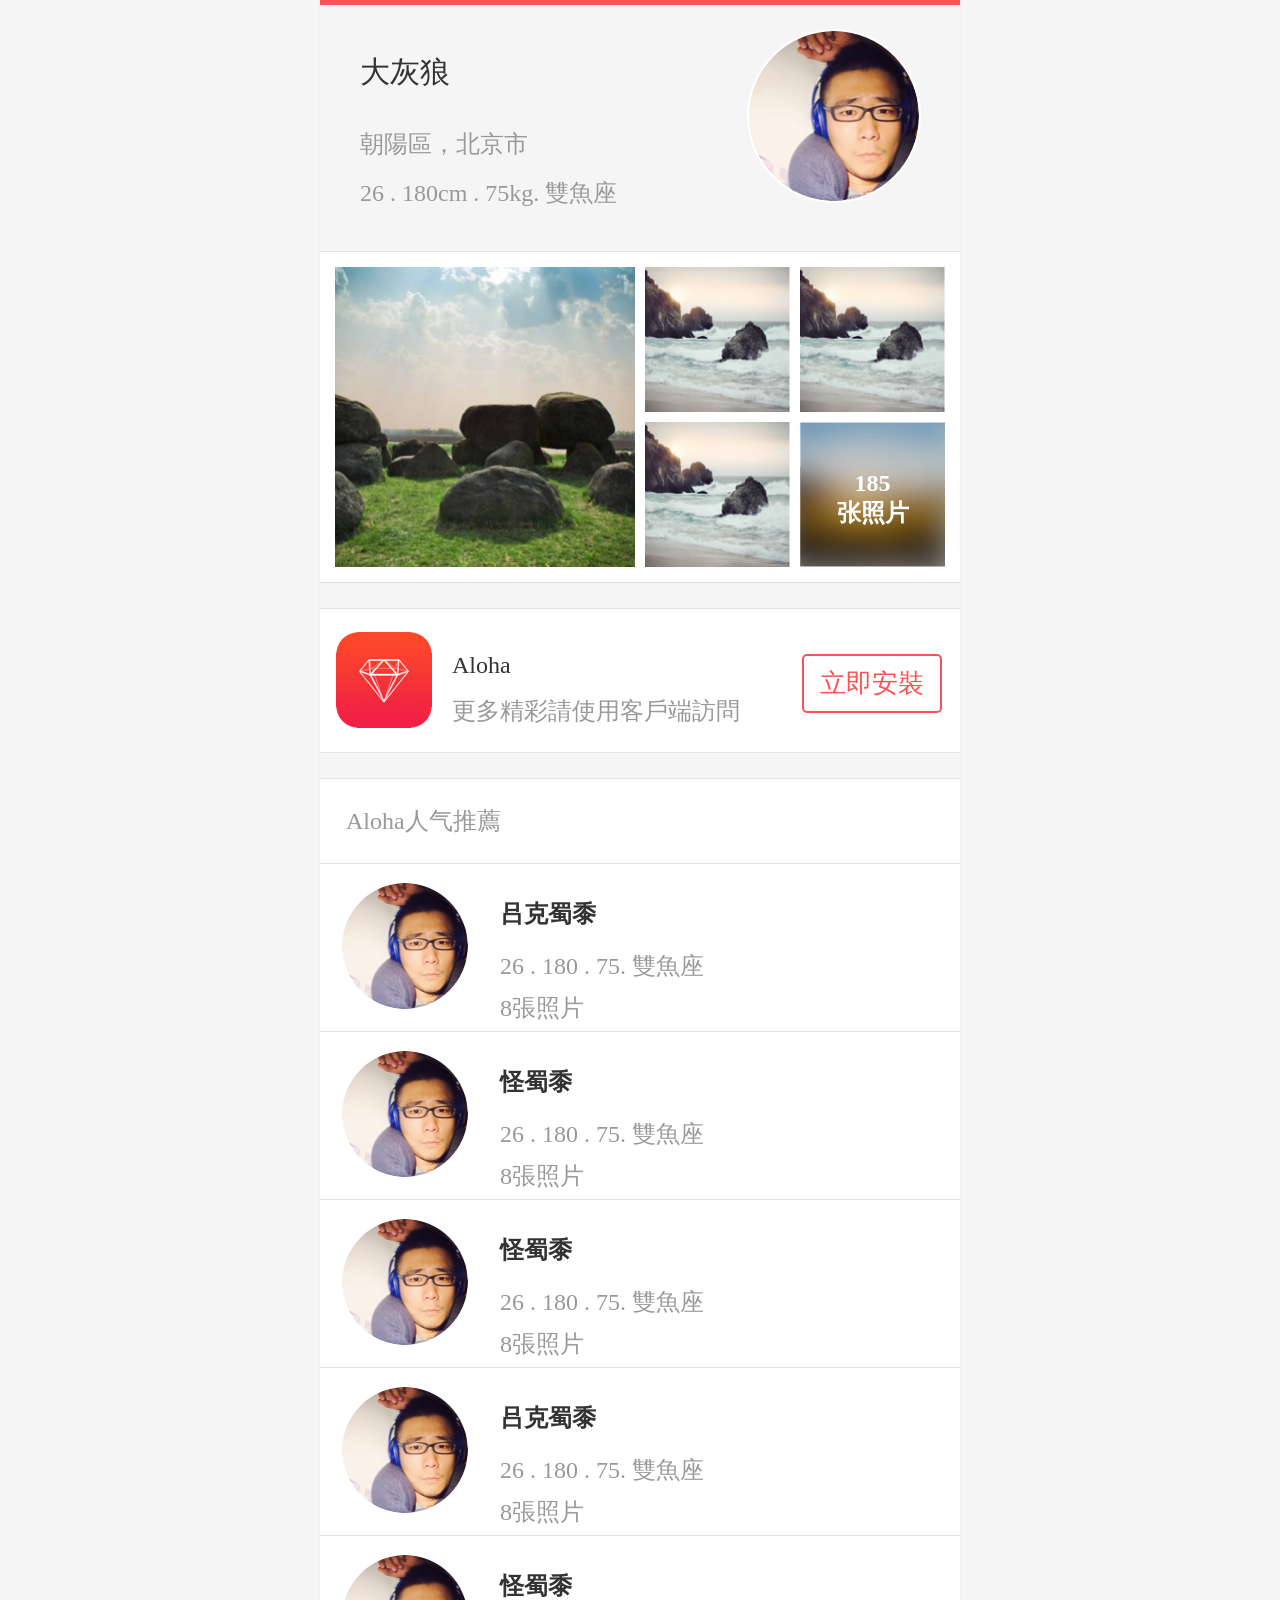
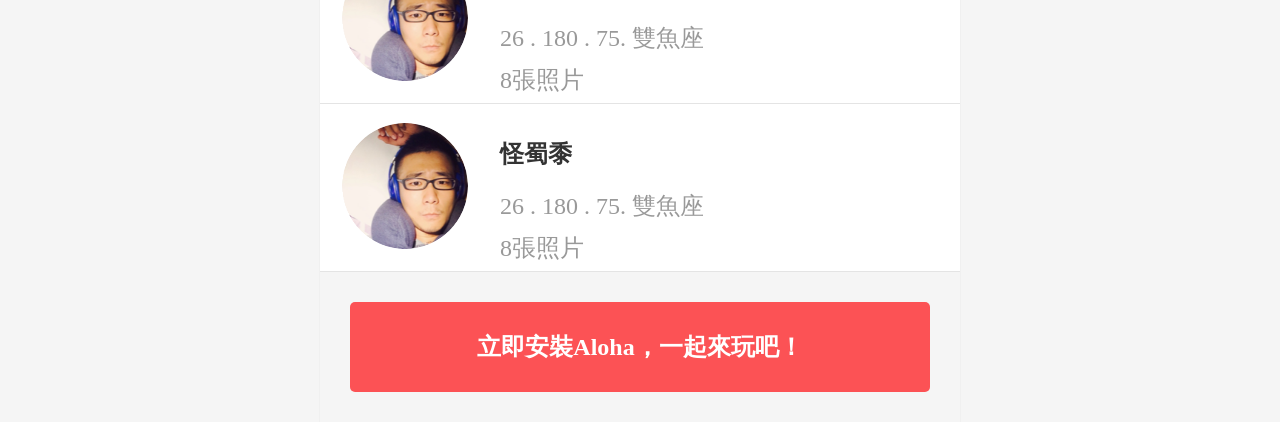
<file: aloha/index.html>
<!doctype html>
<html lang="zh-CN">
  <head>
    <meta charset="utf-8">
    <title>個人主頁</title>
    <meta name="viewport" content="target-densitydpi=device-dpi,width=640,user-scalable=no" />
    <link rel="stylesheet" href="css/aloha.css" />
  </head>
  <body>
    <div id="main">
      <div class="profile">
        <h1>大灰狼</h1>
        <img class="head" src="images/figure.png" alt="大灰狼" />
        <p class="info">朝陽區，北京市</p>
        <p class="info">26 . 180cm . 75kg. 雙魚座</p>
      </div>

      <div class="album">
        <div class="list clearfix">
          <div class="item">
            <img src="images/photo-300-1.png" alt="" />
          </div>
          <div class="item multiple">
            <img src="images/photo-145.png" alt="" />
            <img src="images/photo-145.png" alt="" />
            <img src="images/photo-145.png" alt="" />
            <img src="images/more.png" alt="" />
            <span class="more">185<br />张照片</span>
          </div>
        </div>
      </div>

      <div class="application clearfix">
        <img src="images/aloha.png" alt="aloha" />
        <h3>Aloha</h3>
        <span class="desc">更多精彩請使用客戶端訪問</span>
        <a href="" class="download">立即安裝</a>
      </div>

      <div class="spotlight">
        <h3>Aloha人气推薦</h3>
        <ul class="list">
          <li>
            <img src="images/figure.png" />
            <h4 class="name">吕克蜀黍</h4>
            <span class="birthday">26 . 180 . 75. 雙魚座</span>
            <span class="count">8張照片</span>
          </li>
          <li>
            <img src="images/figure.png" />
            <h4 class="name">怪蜀黍</h4>
            <span class="birthday">26 . 180 . 75. 雙魚座</span>
            <span class="count">8張照片</span>
          </li>
          <li>
            <img src="images/figure.png" />
            <h4 class="name">怪蜀黍</h4>
            <span class="birthday">26 . 180 . 75. 雙魚座</span>
            <span class="count">8張照片</span>
          </li>
          <li>
            <img src="images/figure.png" />
            <h4 class="name">吕克蜀黍</h4>
            <span class="birthday">26 . 180 . 75. 雙魚座</span>
            <span class="count">8張照片</span>
          </li>
          <li>
            <img src="images/figure.png" />
            <h4 class="name">怪蜀黍</h4>
            <span class="birthday">26 . 180 . 75. 雙魚座</span>
            <span class="count">8張照片</span>
          </li>
          <li>
            <img src="images/figure.png" />
            <h4 class="name">怪蜀黍</h4>
            <span class="birthday">26 . 180 . 75. 雙魚座</span>
            <span class="count">8張照片</span>
          </li>
        </ul>
      </div>

      <footer>
        <a class="install">立即安裝Aloha，一起來玩吧！</a>
      </footer>
    </div>
  </body>
</html>
</file>
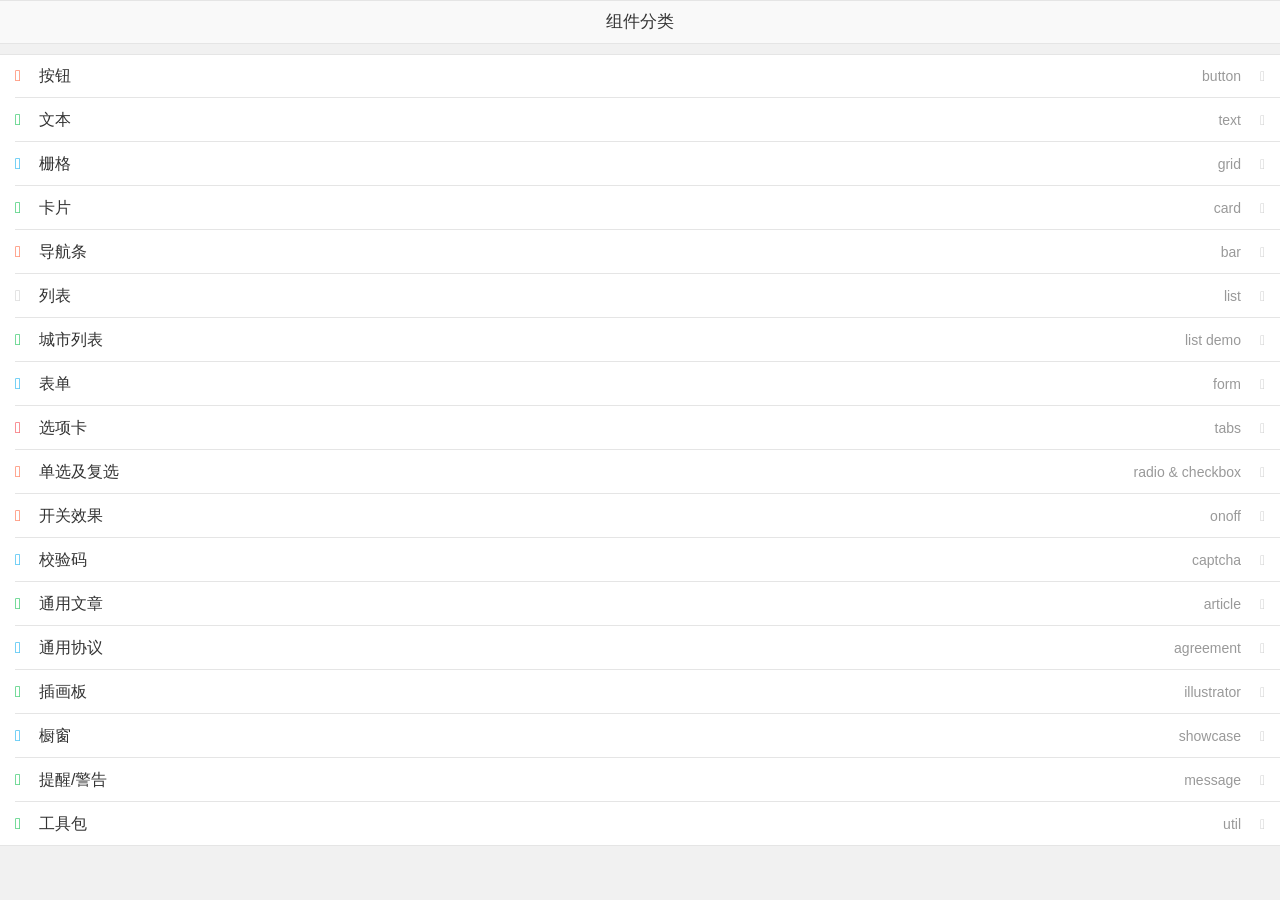
<file: ui/index.html>
<!DOCTYPE html>
<html>
<head>
  <title>SMILE-UI </title>
  <meta charset="utf-8" />
  <meta content="yes" name="apple-touch-fullscreen" />
  <meta content="yes" name="apple-mobile-web-app-capable" />
  <meta content="black" name="apple-mobile-web-app-status-bar-style" />
  <meta content="telephone=no,email=no,address=no" name="format-detection" />
  <script type="text/javascript" src="./js/flexible.js"></script>
  <link rel="stylesheet" type="text/css" href="./css/ui.css" />
</head>
<body class="light" ontouchstart="">
  <div class="bar bar-header">
    <h1 class="title">组件分类</h1>
  </div>
  <div class="list">
    <a class="item" href="button.html">
      <i class="icon text-orange">&#xe622;</i>
      <span class="text">按钮</span>
      <span class="extra">button</span>
      <i class="icon text-light">&#xe61a;</i>
    </a>
    <a class="item" href="text.html">
      <i class="icon text-green">&#xe622;</i>
      <span class="text">文本</span>
      <span class="extra">text</span>
      <i class="icon text-light">&#xe61a;</i>
    </a>
    <a class="item" href="flexbox.html">
      <i class="icon text-blue">&#xe622;</i>
      <span class="text">栅格</span>
      <span class="extra">grid</span>
      <i class="icon text-light">&#xe61a;</i>
    </a>
    <a class="item" href="card.html">
      <i class="icon text-green">&#xe622;</i>
      <span class="text">卡片</span>
      <span class="extra">card</span>
      <i class="icon text-light">&#xe61a;</i>
    </a>
    <a class="item" href="bar.html">
      <i class="icon text-orange">&#xe622;</i>
      <span class="text">导航条</span>
      <span class="extra">bar</span>
      <i class="icon text-light">&#xe61a;</i>
    </a>
    <a class="item" href="list.html">
      <i class="icon text-light">&#xe622;</i>
      <span class="text">列表</span>
      <span class="extra">list</span>
      <i class="icon text-light">&#xe61a;</i>
    </a>
    <a class="item" href="city.html">
      <i class="icon text-green">&#xe622;</i>
      <span class="text">城市列表</span>
      <span class="extra">list demo</span>
      <i class="icon text-light">&#xe61a;</i>
    </a>
    <a class="item" href="form.html">
      <i class="icon text-blue">&#xe622;</i>
      <span class="text">表单</span>
      <span class="extra">form</span>
      <i class="icon text-light">&#xe61a;</i>
    </a>
    <a class="item" href="tabs.html">
      <i class="icon text-red">&#xe622;</i>
      <span class="text">选项卡</span>
      <span class="extra">tabs</span>
      <i class="icon text-light">&#xe61a;</i>
    </a>
    <a class="item" href="checkbox.html">
      <i class="icon text-orange">&#xe622;</i>
      <span class="text">单选及复选</span>
      <span class="extra">radio &amp; checkbox</span>
      <i class="icon text-light">&#xe61a;</i>
    </a>
    <a class="item" href="onoff.html">
      <i class="icon text-orange">&#xe622;</i>
      <span class="text">开关效果</span>
      <span class="extra">onoff</span>
      <i class="icon text-light">&#xe61a;</i>
    </a>
    <a class="item" href="captcha.html">
      <i class="icon text-blue">&#xe622;</i>
      <span class="text">校验码</span>
      <span class="extra">captcha</span>
      <i class="icon text-light">&#xe61a;</i>
    </a>
    <a class="item" href="article.html">
      <i class="icon text-green">&#xe622;</i>
      <span class="text">通用文章</span>
      <span class="extra">article</span>
      <i class="icon text-light">&#xe61a;</i>
    </a>
    <a class="item" href="agreement.html">
      <i class="icon text-blue">&#xe622;</i>
      <span class="text">通用协议</span>
      <span class="extra">agreement</span>
      <i class="icon text-light">&#xe61a;</i>
    </a>
    <a class="item" href="plate.html">
      <i class="icon text-green">&#xe622;</i>
      <span class="text">插画板</span>
      <span class="extra">illustrator</span>
      <i class="icon text-light">&#xe61a;</i>
    </a>
    <a class="item" href="showcases.html">
      <i class="icon text-blue">&#xe622;</i>
      <span class="text">橱窗</span>
      <span class="extra">showcase</span>
      <i class="icon text-light">&#xe61a;</i>
    </a>
    <a class="item" href="message.html">
      <i class="icon text-green">&#xe622;</i>
      <span class="text">提醒/警告</span>
      <span class="extra">message</span>
      <i class="icon text-light">&#xe61a;</i>
    </a>
    <a class="item" href="utility.html">
      <i class="icon text-green">&#xe622;</i>
      <span class="text">工具包</span>
      <span class="extra">util</span>
      <i class="icon text-light">&#xe61a;</i>
    </a>
  </div>
</body>
</html>
</file>
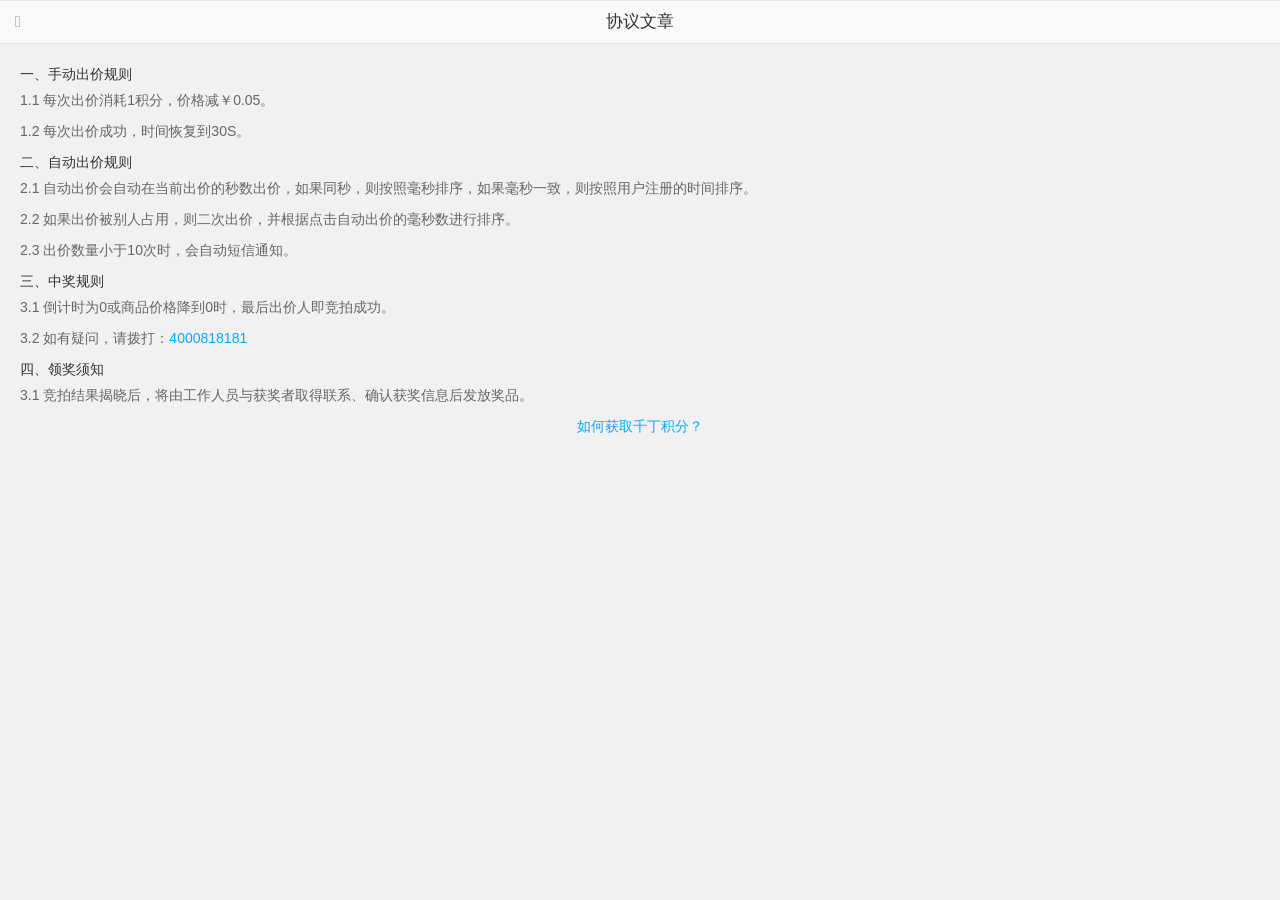
<file: ui/agreement.html>
<!DOCTYPE html>
<html>
  <head>
    <title>协议文章</title>
    <meta charset="utf-8" />
    <meta content="yes" name="apple-touch-fullscreen" />
    <meta content="yes" name="apple-mobile-web-app-capable" />
    <meta content="black" name="apple-mobile-web-app-status-bar-style" />
    <meta content="telephone=no,email=no,address=no" name="format-detection" />
    <script type="text/javascript" src="./js/flexible.js"></script>
    <link rel="stylesheet" type="text/css" href="./css/ui.css" />
  </head>
  <body class="light" ontouchstart="">
    <div class="bar bar-header">
      <a href="index.html"><i class="icon">&#xe60e;</i></a>
      <h1 class="title">协议文章</h1>
    </div>
    <div class="agreement">
      <!-- <h2 class="title">竞拍规则</h2> -->
      <div class="content">
        <h4>一、手动出价规则</h4>
        <p>1.1  每次出价消耗1积分，价格减￥0.05。</p>
        <p>1.2  每次出价成功，时间恢复到30S。</p>
        <h4>二、自动出价规则</h4>
        <p>2.1 自动出价会自动在当前出价的秒数出价，如果同秒，则按照毫秒排序，如果毫秒一致，则按照用户注册的时间排序。</p>
        <p>2.2 如果出价被别人占用，则二次出价，并根据点击自动出价的毫秒数进行排序。</p>
        <p>2.3 出价数量小于10次时，会自动短信通知。</p>
        <h4>三、中奖规则</h4>
        <p>3.1 倒计时为0或商品价格降到0时，最后出价人即竞拍成功。</p>
        <p>3.2 如有疑问，请拨打：<a href="tel:4000818181">4000818181</a></p>
        <h4>四、领奖须知</h4>
        <p>3.1 竞拍结果揭晓后，将由工作人员与获奖者取得联系、确认获奖信息后发放奖品。</p>
        <p class="text-center"><a href="">如何获取千丁积分？</a></p>
      </div>
    </div>
  </body>
</html>
</file>
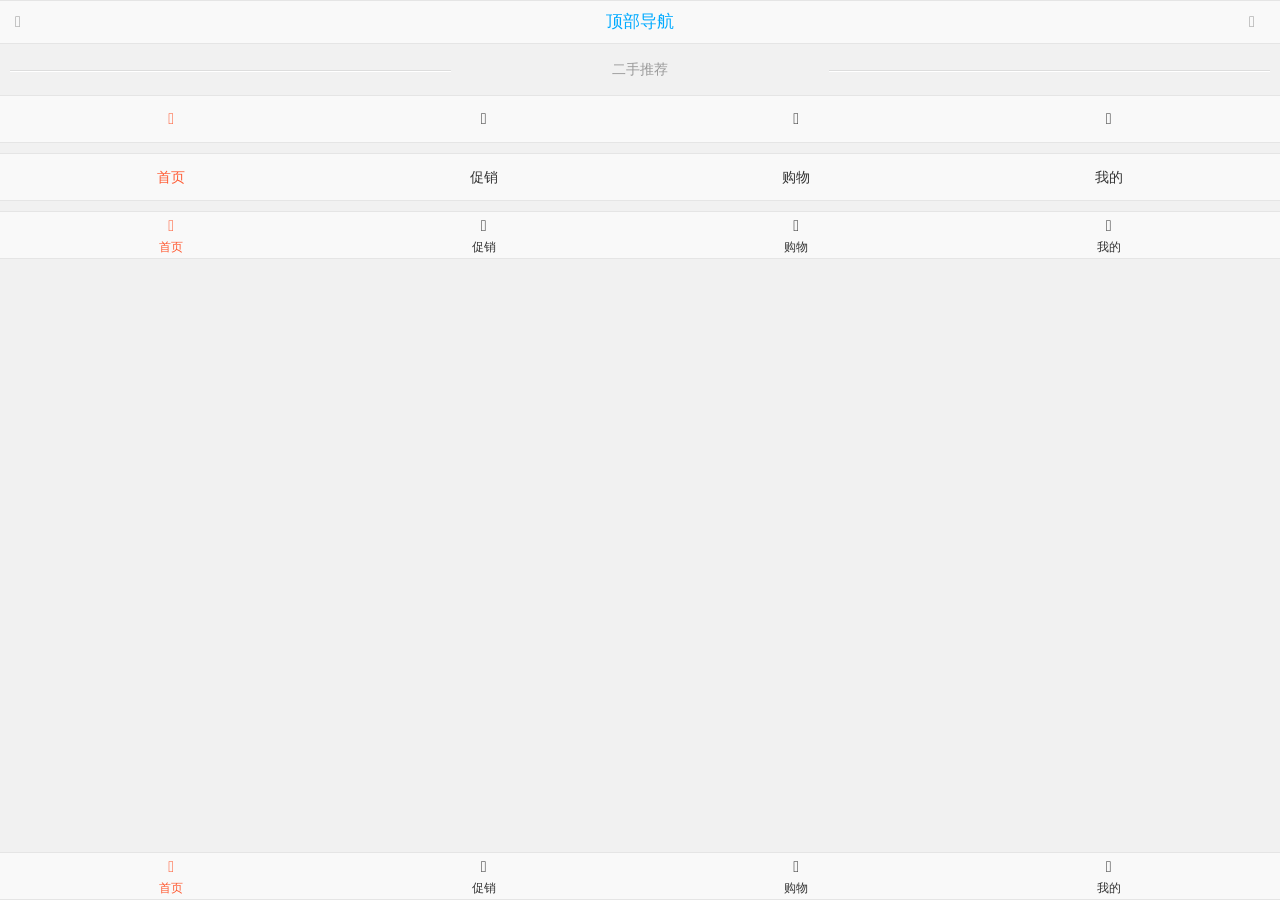
<file: ui/bar.html>
<!DOCTYPE html>
<html>
  <head>
    <title>顶部和尾部Bar</title>
    <meta charset="utf-8" />
    <meta content="yes" name="apple-touch-fullscreen" />
    <meta content="yes" name="apple-mobile-web-app-capable" />
    <meta content="black" name="apple-mobile-web-app-status-bar-style" />
    <meta content="telephone=no,email=no,address=no" name="format-detection" />
    <script type="text/javascript" src="./js/flexible.js"></script>
    <link rel="stylesheet" type="text/css" href="./css/ui.css" />
  </head>
  <body class="light" ontouchstart="">
    <div class="bar bar-header">
      <a href="index.html"><i class="icon">&#xe60e;</i></a>
      <h1 class="title"><a href="">顶部导航</a></h1>
      <a href=""><i class="icon">&#xe616;</i></a>
    </div>
    <div class="divider text-gray">二手推荐</div>
    <div class="vspace" ui-modle="30px">
      <div class="bar bar-footer">
        <div class="item active">
          <i class="icon">&#xe607;</i>
        </div>
        <div class="item">
          <i class="icon">&#xe617;</i>
        </div>
        <div class="item">
          <i class="icon">&#xe605;</i>
        </div>
        <div class="item">
          <i class="icon">&#xe609;</i>
        </div>
      </div>
    </div>
    <div class="vspace" ui-modle="30px">
      <div class="bar bar-footer">
        <div class="item active">首页</div>
        <div class="item">促销</div>
        <div class="item">购物</div>
        <div class="item">我的</div>
      </div>
    </div>
    <div class="vspace" ui-modle="30px">
      <div class="bar bar-footer">
        <a class="item active" href="">
          <i class="icon">&#xe607;</i>
          <span>首页</span>
        </a>
        <a class="item" href="">
          <i class="icon">&#xe617;</i>
          <span>促销</span>
        </a>
        <a class="item" href="">
          <i class="icon">&#xe605;</i>
          <span>购物</span>
        </a>
        <a class="item" href="">
          <i class="icon">&#xe609;</i>
          <span>我的</span>
        </a>
      </div>
    </div>
    <div class="bar bar-footer bar-fixed">
      <a class="item active" href="">
        <i class="icon">&#xe607;</i>
        <span>首页</span>
      </a>
      <a class="item" href="">
        <i class="icon">&#xe617;</i>
        <span>促销</span>
      </a>
      <a class="item" href="">
        <i class="icon">&#xe605;</i>
        <span>购物</span>
      </a>
      <a class="item" href="">
        <i class="icon">&#xe609;</i>
        <span>我的</span>
      </a>
    </div>
  </body>
</html>
</file>
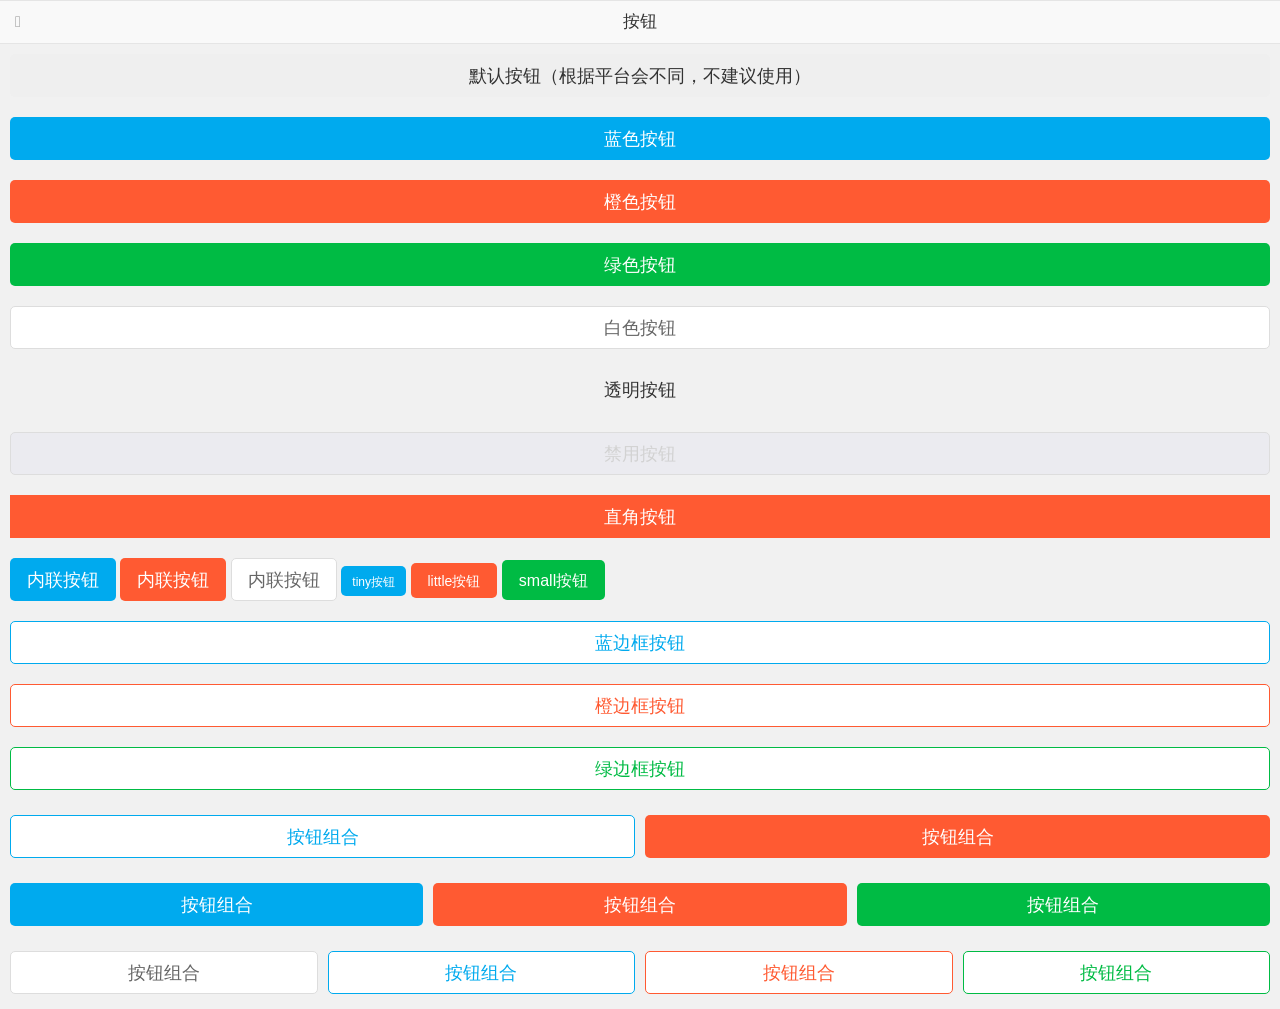
<file: ui/button.html>
<!DOCTYPE html>
<html>
<head>
  <title>按钮</title>
  <meta charset="utf-8" />
  <meta content="yes" name="apple-touch-fullscreen" />
  <meta content="yes" name="apple-mobile-web-app-capable" />
  <meta content="black" name="apple-mobile-web-app-status-bar-style" />
  <meta content="telephone=no,email=no,address=no" name="format-detection" />
  <script type="text/javascript" src="./js/flexible.js"></script>
  <link rel="stylesheet" type="text/css" href="./css/ui.css" />
  <style type="text/css">
    .button {margin-top: 10px;margin-bottom: 10px;}
  </style>
</head>
<body class="light" ontouchstart="">
  <div class="bar bar-header">
    <a href="index.html"><i class="icon">&#xe60e;</i></a>
    <h1 class="title">按钮</h1>
  </div>
  <div class="hspace">
    <button class="button">默认按钮（根据平台会不同，不建议使用）</button>
    <button class="button primary">蓝色按钮</button>
    <button class="button warning">橙色按钮</button>
    <button class="button success">绿色按钮</button>
    <button class="button default">白色按钮</button>
    <button class="button transparent">透明按钮</button>
    <button class="button success" disabled>禁用按钮</button>

    <button class="button warning square">直角按钮</button>

    <button class="button primary inline">内联按钮</button>
    <button class="button warning inline">内联按钮</button>
    <button class="button default inline">内联按钮</button>

    <button class="button primary inline tiny">tiny按钮</button>
    <button class="button warning inline little">little按钮</button>
    <button class="button success inline small">small按钮</button>

    <button class="button primary light">蓝边框按钮</button>
    <button class="button warning light">橙边框按钮</button>
    <button class="button success light">绿边框按钮</button>

    <div class="button-group">
      <button class="button primary light">按钮组合</button>
      <button class="button warning">按钮组合</button>
    </div>

    <div class="button-group">
      <button class="button primary">按钮组合</button>
      <button class="button warning">按钮组合</button>
      <button class="button success">按钮组合</button>
    </div>

    <div class="button-group">
      <button class="button default">按钮组合</button>
      <button class="button primary light">按钮组合</button>
      <button class="button warning light">按钮组合</button>
      <button class="button success light">按钮组合</button>
    </div>
  </div>
</body>
</html>
</file>
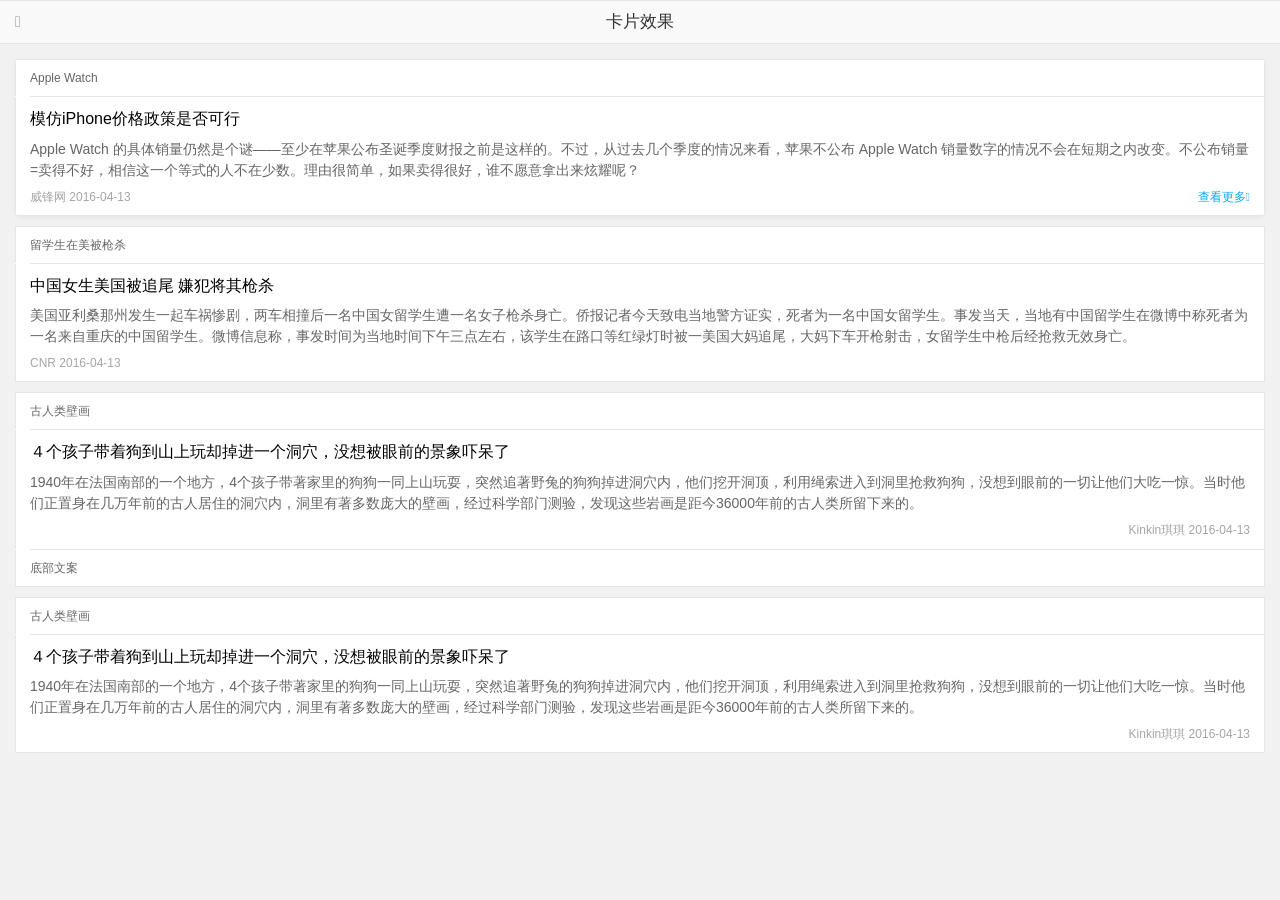
<file: ui/card.html>
<!DOCTYPE html>
<html>
<head>
  <title>卡片</title>
  <meta charset="utf-8" />
  <meta content="yes" name="apple-touch-fullscreen" />
  <meta content="yes" name="apple-mobile-web-app-capable" />
  <meta content="black" name="apple-mobile-web-app-status-bar-style" />
  <meta content="telephone=no,email=no,address=no" name="format-detection" />
  <script type="text/javascript" src="./js/flexible.js"></script>
  <link rel="stylesheet" type="text/css" href="./css/ui.css" />
</head>
<body class="light" ontouchstart="">
  <div class="bar bar-header">
    <a href="index.html"><i class="icon">&#xe60e;</i></a>
    <h1 class="title">卡片效果</h1>
  </div>
  <div class="hspace vspace" ui-mode="30px">
    <div class="card">
      <div class="item round">
        <div class="header">Apple Watch</div>
        <div class="content">
          <h3 class="title">模仿iPhone价格政策是否可行</h3>
          Apple Watch 的具体销量仍然是个谜——至少在苹果公布圣诞季度财报之前是这样的。不过，从过去几个季度的情况来看，苹果不公布 Apple Watch 销量数字的情况不会在短期之内改变。不公布销量=卖得不好，相信这一个等式的人不在少数。理由很简单，如果卖得很好，谁不愿意拿出来炫耀呢？
          <div class="extra clearfix">
            <span>威锋网 2016-04-13</span>
            <a class="pull-right" href="//baidu.com">查看更多<i class="icon">&#xe61a;</i></a>
          </div>
        </div>
      </div>
      <div class="item">
        <div class="header">留学生在美被枪杀</div>
        <div class="content">
          <h3 class="title">中国女生美国被追尾 嫌犯将其枪杀</h3>
          美国亚利桑那州发生一起车祸惨剧，两车相撞后一名中国女留学生遭一名女子枪杀身亡。侨报记者今天致电当地警方证实，死者为一名中国女留学生。事发当天，当地有中国留学生在微博中称死者为一名来自重庆的中国留学生。微博信息称，事发时间为当地时间下午三点左右，该学生在路口等红绿灯时被一美国大妈追尾，大妈下车开枪射击，女留学生中枪后经抢救无效身亡。
          <div class="extra">CNR 2016-04-13</div>
        </div>
      </div>
      <div class="item">
        <div class="header">古人类壁画</div>
        <div class="content">
          <a href="//baidu.com" class="text-dark">
            <h3 class="title">４个孩子带着狗到山上玩却掉进一个洞穴，没想被眼前的景象吓呆了</h3>
            1940年在法国南部的一个地方，4个孩子带著家里的狗狗一同上山玩耍，突然追著野兔的狗狗掉进洞穴内，他们挖开洞顶，利用绳索进入到洞里抢救狗狗，没想到眼前的一切让他们大吃一惊。当时他们正置身在几万年前的古人居住的洞穴内，洞里有著多数庞大的壁画，经过科学部门测验，发现这些岩画是距今36000年前的古人类所留下来的。
            <div class="extra text-right">Kinkin琪琪  2016-04-13</div>
          </a>
        </div>
        <div class="footer">
          底部文案
        </div>
      </div>
      <div class="item">
        <div class="header">古人类壁画</div>
        <div class="content">
          <a href="//baidu.com" class="text-dark">
            <h3 class="title">４个孩子带着狗到山上玩却掉进一个洞穴，没想被眼前的景象吓呆了</h3>
            1940年在法国南部的一个地方，4个孩子带著家里的狗狗一同上山玩耍，突然追著野兔的狗狗掉进洞穴内，他们挖开洞顶，利用绳索进入到洞里抢救狗狗，没想到眼前的一切让他们大吃一惊。当时他们正置身在几万年前的古人居住的洞穴内，洞里有著多数庞大的壁画，经过科学部门测验，发现这些岩画是距今36000年前的古人类所留下来的。
            <div class="extra text-right">Kinkin琪琪  2016-04-13</div>
          </a>
        </div>
      </div>
    </div>
  </div>
</body>
</html>
</file>
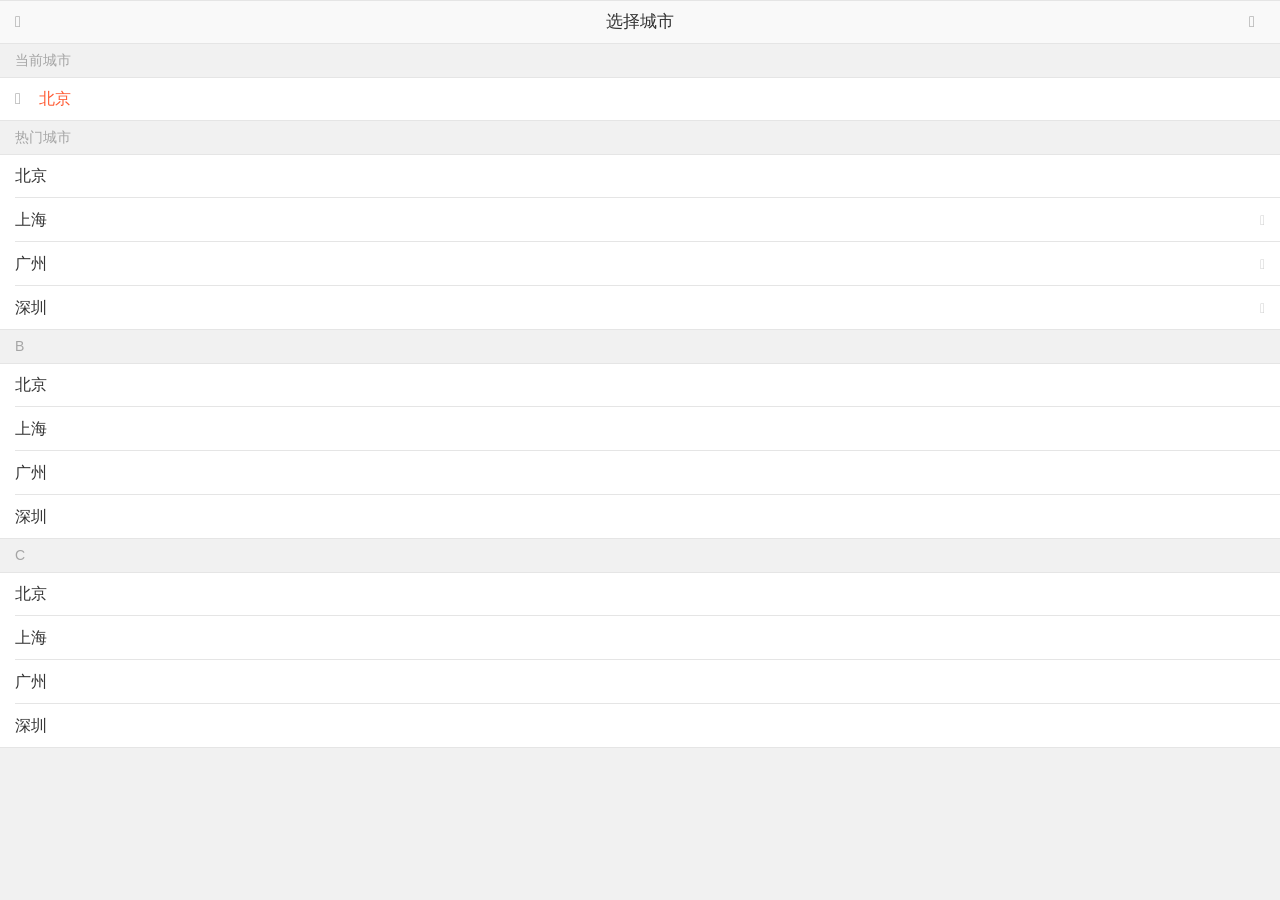
<file: ui/city.html>
<!DOCTYPE html>
<html>
  <head>
    <title>城市列表</title>
    <meta charset="utf-8" />
    <meta content="yes" name="apple-touch-fullscreen" />
    <meta content="yes" name="apple-mobile-web-app-capable" />
    <meta content="black" name="apple-mobile-web-app-status-bar-style" />
    <meta content="telephone=no,email=no,address=no" name="format-detection" />
    <script type="text/javascript" src="./js/flexible.js"></script>
    <link rel="stylesheet" type="text/css" href="./css/ui.css?a=12312312" />
  </head>
  <body class="light" ontouchstart="">
    <div class="bar bar-header">
      <a href="index.html"><i class="icon">&#xe60e;</i></a>
      <h1 class="title">选择城市</h1>
      <a href="city.html"><i class="icon">&#xe60e;</i></a>
    </div>
    <div class="list compact">
      <div class="item-divider">当前城市</div>
      <div class="item">
        <i class="icon text-gray">&#58893;</i>
        <span class="text text-orange">北京</span>
      </div>
    </div>
    <div class="list compact">
      <div class="item-divider">热门城市</div>
      <a class="item" href="">
        北京
        <!-- <span class="text">北京</span> -->
        <!-- <i class="icon text-light">&#xe61a;</i> -->
      </a>
      <a class="item" href="">
        <span class="text">上海</span>
        <i class="icon text-light">&#xe61a;</i>
      </a>
      <a class="item" href="">
        <span class="text">广州</span>
        <i class="icon text-light">&#xe61a;</i>
      </a>
      <a class="item" href="">
        <span class="text">深圳</span>
        <i class="icon text-light">&#xe61a;</i>
      </a>
    </div>
    <div class="list compact">
      <div class="item-divider">B</div>
      <div class="item">
        <span class="text">北京</span>
      </div>
      <div class="item">
        <span class="text">上海</span>
      </div>
      <div class="item">
        <span class="text">广州</span>
      </div>
      <div class="item">
        <span class="text">深圳</span>
      </div>
    </div>
    <div class="list compact">
      <div class="item-divider">C</div>
      <div class="item">
        <span class="text">北京</span>
      </div>
      <div class="item">
        <span class="text">上海</span>
      </div>
      <div class="item">
        <span class="text">广州</span>
      </div>
      <div class="item">
        <span class="text">深圳</span>
      </div>
    </div>
  </body>
</html>
</file>
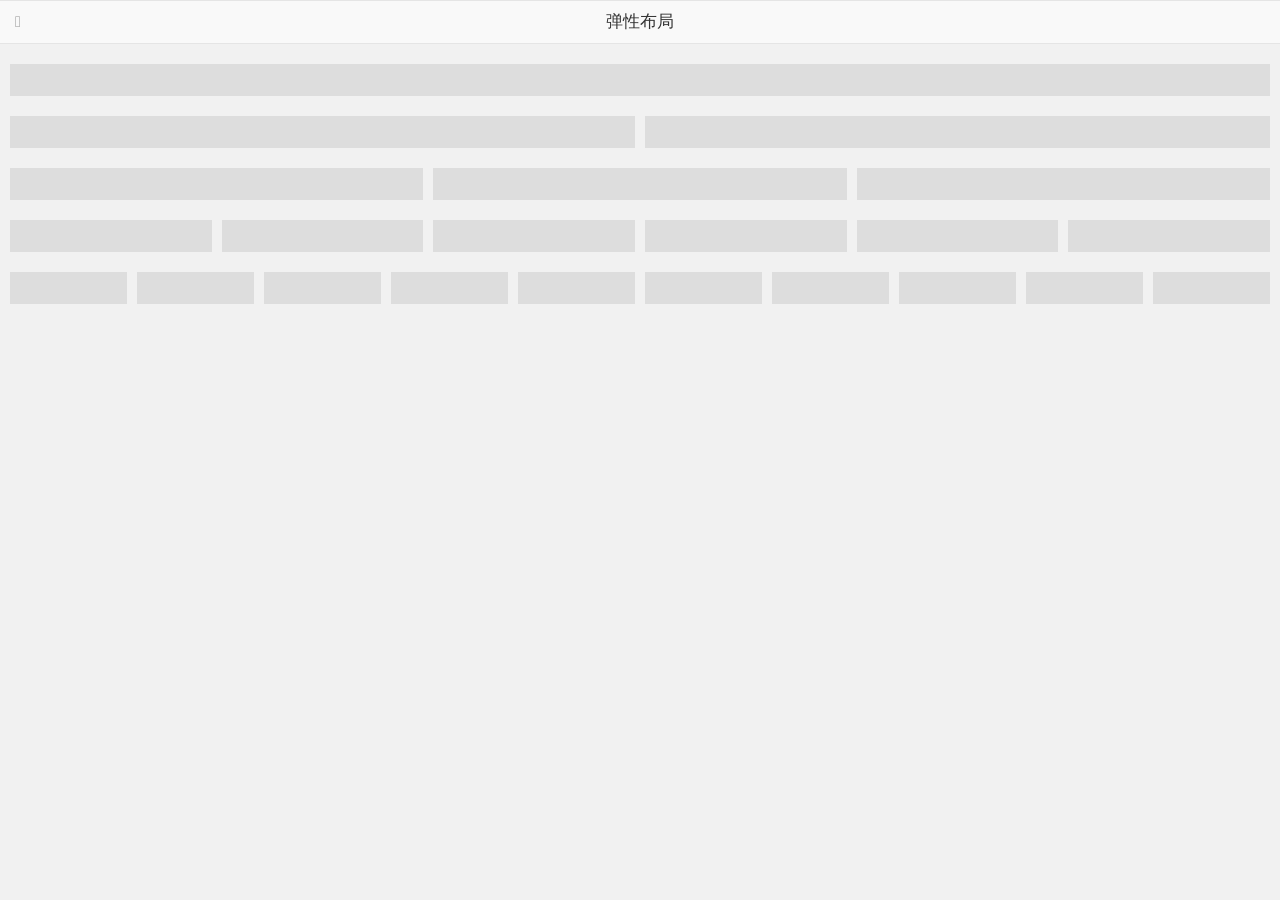
<file: ui/flexbox.html>
<!DOCTYPE html>
<html>
<head>
  <title>弹性布局/栅格布局</title>
  <meta charset="utf-8" />
  <meta content="yes" name="apple-touch-fullscreen" />
  <meta content="yes" name="apple-mobile-web-app-capable" />
  <meta content="black" name="apple-mobile-web-app-status-bar-style" />
  <meta content="telephone=no,email=no,address=no" name="format-detection" />
  <script type="text/javascript" src="./js/flexible.js"></script>
  <link rel="stylesheet" type="text/css" href="./css/ui.css" />
  <style type="text/css">
  .flexbox {margin-top: 20px;}
  .flexbox > .item {height: 2rem;background-color: #ddd;}
  </style>
</head>
<body class="light" ontouchstart="">
  <div class="bar bar-header">
    <a href="index.html"><i class="icon">&#xe60e;</i></a>
    <h1 class="title">弹性布局</h1>
  </div>
  <div class="hspace vspace">
    <div class="flexbox">
      <div class="item"></div>
    </div>
    <div class="flexbox">
      <div class="item"></div>
      <div class="item"></div>
    </div>
    <div class="flexbox">
      <div class="item"></div>
      <div class="item"></div>
      <div class="item"></div>
    </div>
    <div class="flexbox">
      <div class="item"></div>
      <div class="item"></div>
      <div class="item"></div>
      <div class="item"></div>
      <div class="item"></div>
      <div class="item"></div>
    </div>
    <div class="flexbox">
      <div class="item"></div>
      <div class="item"></div>
      <div class="item"></div>
      <div class="item"></div>
      <div class="item"></div>
      <div class="item"></div>
      <div class="item"></div>
      <div class="item"></div>
      <div class="item"></div>
      <div class="item"></div>
    </div>
  </div>
</body>
</html>
</file>
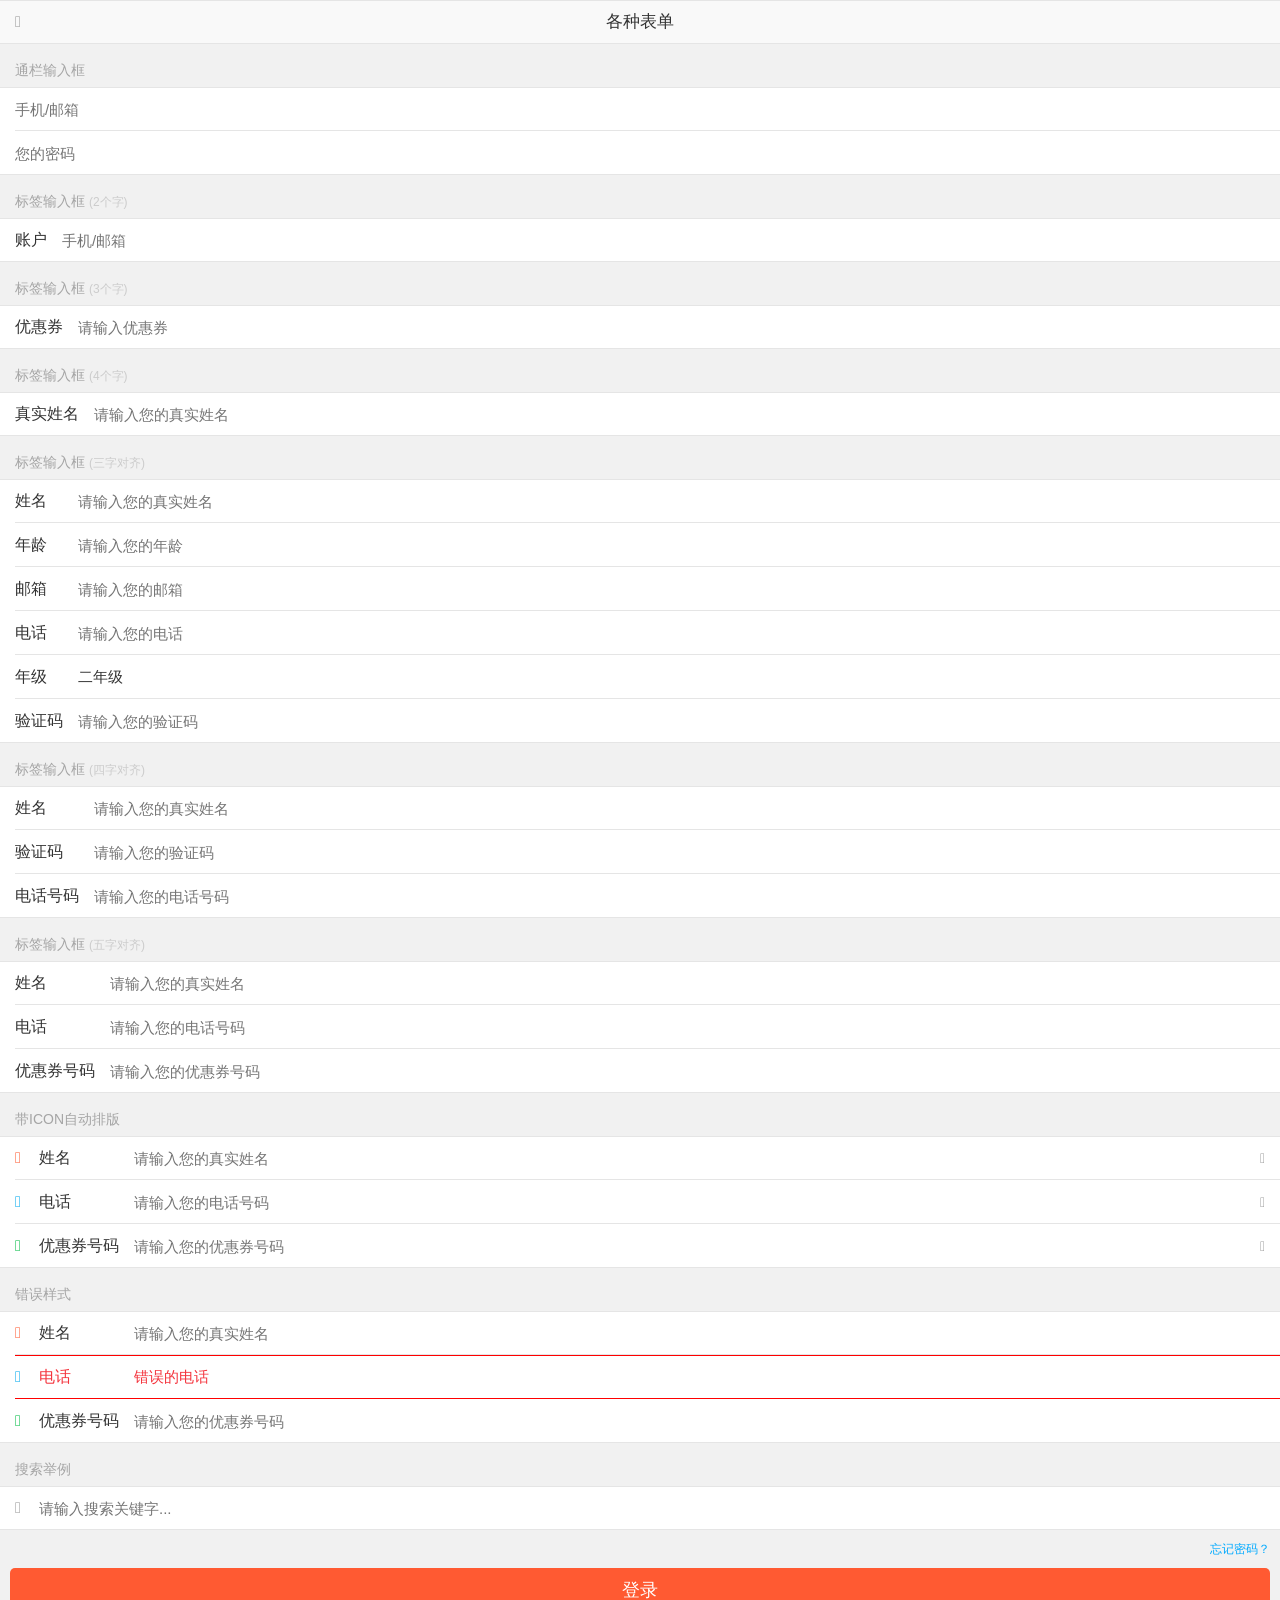
<file: ui/form.html>
<!DOCTYPE html>
<html>
  <head>
    <title>表单</title>
    <meta charset="utf-8" />
    <meta content="yes" name="apple-touch-fullscreen" />
    <meta content="yes" name="apple-mobile-web-app-capable" />
    <meta content="black" name="apple-mobile-web-app-status-bar-style" />
    <meta content="telephone=no,email=no,address=no" name="format-detection" />
    <script type="text/javascript" src="./js/flexible.js"></script>
    <link rel="stylesheet" type="text/css" href="./css/ui.css" />
  </head>
  <body class="light" ontouchstart="">
    <div class="bar bar-header">
      <a href="index.html"><i class="icon">&#xe60e;</i></a>
      <h1 class="title">各种表单</h1>
    </div>
    <div class="list">
      <div class="item-divider text-dark">通栏输入框</div>
      <label class="item item-input">
        <span class="control">
          <input type="text" placeholder="手机/邮箱" />
        </span>
      </label>
      <label class="item item-input">
        <span class="control">
          <input type="password" placeholder="您的密码" />
        </span>
      </label>
    </div>
    <div class="list">
      <div class="item-divider text-dark">标签输入框 <span class="text-xs text-light">(2个字)</span></div>
      <label class="item item-input">
        <span class="label">账户</span>
        <span class="control">
          <input type="text" placeholder="手机/邮箱" />
        </span>
      </label>
    </div>
    <div class="list">
      <div class="item-divider text-dark">标签输入框 <span class="text-xs text-light">(3个字)</span></div>
      <label class="item item-input">
        <span class="label">优惠券</span>
        <span class="control">
          <input type="text" placeholder="请输入优惠券" />
        </span>
      </label>
    </div>
    <div class="list">
      <div class="item-divider text-dark">标签输入框 <span class="text-xs text-light">(4个字)</span></div>
      <label class="item item-input">
        <span class="label">真实姓名</span>
        <span class="control">
          <input type="text" placeholder="请输入您的真实姓名" />
        </span>
      </label>
    </div>
    <div class="list">
      <div class="item-divider text-dark">标签输入框 <span class="text-xs text-light">(三字对齐)</span></div>
      <label class="item item-input">
        <span class="label" ui-mode="96px">姓名</span>
        <span class="control">
          <input type="text" placeholder="请输入您的真实姓名" />
        </span>
      </label>
      <label class="item item-input">
        <span class="label" ui-mode="96px">年龄</span>
        <span class="control">
          <input type="number" placeholder="请输入您的年龄" pattern="[0-9]*" />
        </span>
      </label>
      <label class="item item-input">
        <span class="label" ui-mode="96px">邮箱</span>
        <span class="control">
          <input type="email" placeholder="请输入您的邮箱" />
        </span>
      </label>
      <label class="item item-input">
        <span class="label" ui-mode="96px">电话</span>
        <span class="control">
          <input type="tel" placeholder="请输入您的电话" />
        </span>
      </label>
      <label class="item item-input">
        <span class="label" ui-mode="96px">年级</span>
        <span class="control">
          <select>
            <optgroup label="小学" disabled="true">
              <option>一年级</option>
            </optgroup>
            <optgroup label="初中">
              <option>二年级</option>
            </optgroup>
            <optgroup label="高中">
              <option>三年级</option>
            </optgroup>
            <optgroup label="大学">
              <option>四年级</option>
            </optgroup>
          </select>
        </span>
      </label>
      <label class="item item-input">
        <span class="label" ui-mode="96px">验证码</span>
        <span class="control">
          <input type="text" placeholder="请输入您的验证码" />
        </span>
      </label>
    </div>
    <div class="list">
      <div class="item-divider text-dark">标签输入框 <span class="text-xs text-light">(四字对齐)</span></div>
      <label class="item item-input">
        <span class="label" ui-mode="128px">姓名</span>
        <span class="control">
          <input type="text" placeholder="请输入您的真实姓名" />
        </span>
      </label>
      <label class="item item-input">
        <span class="label" ui-mode="128px">验证码</span>
        <span class="control">
          <input type="text" placeholder="请输入您的验证码" />
        </span>
      </label>
      <label class="item item-input">
        <span class="label" ui-mode="128px">电话号码</span>
        <span class="control">
          <input type="tel" placeholder="请输入您的电话号码" />
        </span>
      </label>
    </div>
    <div class="list">
      <div class="item-divider text-dark">标签输入框 <span class="text-xs text-light">(五字对齐)</span></div>
      <label class="item item-input">
        <span class="label" ui-mode="160px">姓名</span>
        <span class="control">
          <input type="text" placeholder="请输入您的真实姓名" />
        </span>
      </label>
      <label class="item item-input">
        <span class="label" ui-mode="160px">电话</span>
        <span class="control">
          <input type="tel" placeholder="请输入您的电话号码" />
        </span>
      </label>
      <label class="item item-input">
        <span class="label" ui-mode="160px">优惠券号码</span>
        <span class="control">
          <input type="text" placeholder="请输入您的优惠券号码" />
        </span>
      </label>
    </div>
    <div class="list">
      <div class="item-divider text-dark">带ICON自动排版</div>
      <label class="item item-input">
        <i class="icon text-orange">&#xe622;</i>
        <span class="label" ui-mode="160px">姓名</span>
        <span class="control">
          <input type="text" placeholder="请输入您的真实姓名" />
        </span>
        <i class="icon text-gray">&#xe61a;</i>
      </label>
      <label class="item item-input">
        <i class="icon text-blue">&#xe622;</i>
        <span class="label" ui-mode="160px">电话</span>
        <span class="control">
          <input type="tel" placeholder="请输入您的电话号码" />
        </span>
        <i class="icon text-gray">&#xe61a;</i>
      </label>
      <label class="item item-input">
        <i class="icon text-green">&#xe622;</i>
        <span class="label" ui-mode="160px">优惠券号码</span>
        <span class="control">
          <input type="text" placeholder="请输入您的优惠券号码" />
        </span>
        <i class="icon text-gray">&#xe61a;</i>
      </label>
    </div>
    <div class="list">
      <div class="item-divider text-dark">错误样式</div>
      <label class="item item-input">
        <i class="icon text-orange">&#xe622;</i>
        <span class="label" ui-mode="160px">姓名</span>
        <span class="control">
          <input type="text" placeholder="请输入您的真实姓名" />
        </span>
      </label>
      <label class="item item-input item-error">
        <i class="icon text-blue">&#xe622;</i>
        <span class="label" ui-mode="160px">电话</span>
        <span class="control">
          <input type="tel" placeholder="请输入您的电话号码" value="错误的电话" />
        </span>
      </label>
      <label class="item item-input">
        <i class="icon text-green">&#xe622;</i>
        <span class="label" ui-mode="160px">优惠券号码</span>
        <span class="control">
          <input type="text" placeholder="请输入您的优惠券号码" />
        </span>
      </label>
    </div>
    <div class="list">
      <div class="item-divider text-dark">搜索举例</div>
      <label class="item item-input">
        <i class="icon text-gray">&#xe60a;</i>
        <span class="control">
          <input type="text" placeholder="请输入搜索关键字..." />
        </span>
      </label>
    </div>
    <div class="hspace vspace text-right text-xs" ui-mode="20px">
      <a href="">忘记密码？</a>
    </div>
    <div class="hspace vspace" ui-mode="20px">
      <button class="button warning">登录</button>
    </div>
  </body>
</html>
</file>
<file: aloha/css/aloha.css>
* { padding: 0; margin: 0; list-style: none; color: #333; font-weight: normal; text-decoration: none; box-sizing: border-box; -webkit-font-smoothing: antialiased }
html { background: #f5f5f5; overflow-x: hidden; }
::-webkit-scrollbar { width: 3px; }
::-webkit-scrollbar-track { -webkit-box-shadow: inset 0 0 6px #fff; }
::-webkit-scrollbar-thumb { background: rgba(0, 0, 0, 0.4); }
.clearfix:before, .clearfix:after { content: '\0020'; display: block; height: 0; overflow: hidden; visibility: hidden; width: 0; }
.clearfix:after { clear: both; }
.clearfix { zoom: 1; }
#main { width: 640px; margin: 0 auto; border-top: 5px solid #fc5255; position: relative; box-shadow: 0 0 1px #ddd; overflow: auto; }
.profile { padding: 20px 40px 25px; border-bottom: 1px solid #e4e4e4; }
.profile h1 { font-size: 30px; margin: 27px 0 35px; }
.profile .info { color: #999999; font-size: 24px; margin-bottom: 17px; }
.profile img { width: 174px; height: 174px; border-radius: 50%; border: 2px solid #fff; position: absolute; top: 24px; right: 39px; }
.album { border-bottom: 1px solid #e4e4e4; background-color: #fff; }
.album .list { padding: 10px; }
.album .list .item { position: relative; width: 300px; height: 300px; margin: 5px; overflow: hidden; float: left; }
.album .list .item img { width: 100%; height: 300px; }
.album .list .item.multiple img { float: left; width: 145px; height: 145px; }
.album .list .item.multiple img:nth-child(1) { margin-right: 10px; margin-bottom: 10px; }
.album .list .item.multiple img:nth-child(2) { margin-bottom: 10px; }
.album .list .item.multiple img:nth-child(3) { margin-right: 10px; }
.album .list .item.multiple .more { position: absolute; width: 145px; height: 145px; bottom: 0; right: 0; text-align: center; font-size: 24px; color: #fff; padding-top: 48px; font-weight: bold; }
.application { position: relative; margin-top: 25px; height: 145px; border-top: 1px solid #e4e4e4; border-bottom: 1px solid #e4e4e4; padding: 23px 16px 23px 132px; background: #fff; }
.application img { position: absolute; top: 23px; left: 16px; }
.application h3 { font-size: 24px; margin-bottom: 16px; margin-top: 20px; }
.application .desc { color: #999999; font-size: 24px; }
.application .download { position: absolute; right: 18px; top: 45px; font-size: 26px; border: 2px solid #fc5255; color: #fc5255; padding: 10px 16px; border-radius: 5px; }
.spotlight { margin-top: 25px; background: #fff; border-top: 1px solid #e4e4e4; }
.spotlight h3 { padding: 26px; color: #999999; font-size: 24px; border-bottom: 1px solid #e4e4e4; }
.spotlight .list li { height: 168px; padding: 16px 20px 16px 180px; position: relative; border-bottom: 1px solid #e4e4e4; }
.spotlight .list li img { position: absolute; left: 20px; top: 17px; border-radius: 50%; border: 2px solid #fff; width: 130px; height: 130px; }
.spotlight .list li h4 { font-size: 24px; font-weight: bold; margin-top: 18px; margin-bottom: 20px; }
.spotlight .list li > span { display: block; font-size: 24px; color: #999999; margin-bottom: 10px; }
footer { padding: 30px; }
footer .install { background-color: #fc5255; color: #fff; text-decoration: none; display: block; text-align: center; height: 90px; line-height: 90px; border-radius: 5px; font-size: 24px; font-weight: bold; }
footer .install:active { opacity: 0.8; }
</file>
<file: ui/css/ui.css>
*,:after,:before{-webkit-tap-highlight-color:transparent}:focus{outline:0}blockquote,body,dd,div,dl,dt,fieldset,form,h1,h2,h3,h4,h5,h6,input,legend,li,ol,p,td,textarea,th,ul{margin:0;padding:0}table{border-collapse:collapse;border-spacing:0}fieldset,img{border:0}li{list-style:none}caption,th{text-align:left}q:after,q:before{content:""}input:password{ime-ui-mode:disabled}*,:after,:before{font-family:"Helvetica Neue",Helvetica,"Segoe UI",Arial,freesans,sans-serif;-webkit-box-sizing:border-box;box-sizing:border-box;-webkit-tap-highlight-color:transparent;-webkit-font-smoothing:antialiased}body,html{min-height:100%}body{-webkit-user-select:none;user-select:none}a,img{-webkit-touch-callout:none}body{background-color:#f1f1f1}body.white{background-color:#fff}body,button,input,select,textarea{font-size:1rem;line-height:1.5;color:#333;font-family:"Helvetica Neue",Helvetica,STHeiTi,sans-serif}input{line-height:normal}em,i{font-style:normal}h1,h2,h3,h4,h5,h6{font-weight:400}a{color:#0af;text-decoration:none}.hide{display:none}.show{display:block}.pull-left{float:left}.pull-right{float:right}.user-select{-webkit-user-select:auto;user-select:auto}.clearfix:after{content:'\0200';visibility:hidden;clear:both;display:block;font-size:0;height:0}.center-block{margin-left:auto;margin-right:auto;display:block;width:100%}.autofix{position:relative;display:block;overflow:hidden;background:transparent url(http://7xjyap.com2.z0.glb.qiniucdn.com/image-54e0f386-9121-4ca2-bde7-0bdd3ffedb84.png) center center no-repeat;background-size:2rem 1.5rem}.autofix>img{position:absolute;top:0;left:0;width:100%}.autofix>img.cover{min-height:100%}.round{border-radius:.3125rem;overflow:hidden;box-shadow:0 .09375rem .3125rem rgba(0,0,0,.05)}.flexbox{width:100%;text-align:left;display:-webkit-box;display:-webkit-flex;display:flex;-webkit-box-pack:center;-webkit-box-align:center;-webkit-align-items:center;align-items:center}.flexbox.wrap{flex-wrap:wrap;-webkit-flex-wrap:wrap}.flexbox>*{-webkit-box-flex:1;-webkit-flex:1;flex:1;width:100%;overflow:hidden;text-overflow:ellipsis;white-space:nowrap;display:block}.flexbox:not(.compact)>:not(:last-child){margin-right:.625rem}.hspace:not(.inset),.hspace:not(.inset)[ui-mode~="20px"]{margin-left:.625rem;margin-right:.625rem}.hspace:not(.inset)[ui-mode~="0px"]{margin-left:0;margin-right:0}.hspace:not(.inset)[ui-mode~="10px"]{margin-left:.3125rem;margin-right:.3125rem}.hspace:not(.inset)[ui-mode~="30px"]{margin-left:.9375rem;margin-right:.9375rem}.hspace:not(.inset)[ui-mode~="40px"]{margin-left:1.25rem;margin-right:1.25rem}.hspace:not(.inset)[ui-mode~="50px"]{margin-left:1.5625rem;margin-right:1.5625rem}.hspace:not(.inset)[ui-mode~="60px"]{margin-left:1.875rem;margin-right:1.875rem}.hspace:not(.inset)[ui-mode~="70px"]{margin-left:2.1875rem;margin-right:2.1875rem}.hspace:not(.inset)[ui-mode~="80px"]{margin-left:2.5rem;margin-right:2.5rem}.hspace.inset,.hspace.inset[ui-mode~="20px"]{padding-left:.625rem;padding-right:.625rem}.hspace.inset[ui-mode~="0px"]{padding-left:0;padding-right:0}.hspace.inset[ui-mode~="10px"]{padding-left:.3125rem;padding-right:.3125rem}.hspace.inset[ui-mode~="30px"]{padding-left:.9375rem;padding-right:.9375rem}.hspace.inset[ui-mode~="40px"]{padding-left:1.25rem;padding-right:1.25rem}.hspace.inset[ui-mode~="50px"]{padding-left:1.5625rem;padding-right:1.5625rem}.hspace.inset[ui-mode~="60px"]{padding-left:1.875rem;padding-right:1.875rem}.hspace.inset[ui-mode~="70px"]{padding-left:2.1875rem;padding-right:2.1875rem}.hspace.inset[ui-mode~="80px"]{padding-left:2.5rem;padding-right:2.5rem}.vspace:not(.inset),.vspace:not(.inset)[ui-mode~="20px"]{margin-top:.625rem;margin-bottom:.625rem}.vspace:not(.inset)[ui-mode~="0px"]{margin-top:0;margin-bottom:0}.vspace:not(.inset)[ui-mode~="10px"]{margin-top:.3125rem;margin-bottom:.3125rem}.vspace:not(.inset)[ui-mode~="30px"]{margin-top:.9375rem;margin-bottom:.9375rem}.vspace:not(.inset)[ui-mode~="40px"]{margin-top:1.25rem;margin-bottom:1.25rem}.vspace:not(.inset)[ui-mode~="50px"]{margin-top:1.5625rem;margin-bottom:1.5625rem}.vspace:not(.inset)[ui-mode~="60px"]{margin-top:1.875rem;margin-bottom:1.875rem}.vspace:not(.inset)[ui-mode~="70px"]{margin-top:2.1875rem;margin-bottom:2.1875rem}.vspace:not(.inset)[ui-mode~="80px"]{margin-top:2.5rem;margin-bottom:2.5rem}.vspace.inset,.vspace.inset[ui-mode~="20px"]{padding-top:.625rem;padding-bottom:.625rem}.vspace.inset[ui-mode~="0px"]{padding-top:0;padding-bottom:0}.vspace.inset[ui-mode~="10px"]{padding-top:.3125rem;padding-bottom:.3125rem}.vspace.inset[ui-mode~="30px"]{padding-top:.9375rem;padding-bottom:.9375rem}.vspace.inset[ui-mode~="40px"]{padding-top:1.25rem;padding-bottom:1.25rem}.vspace.inset[ui-mode~="50px"]{padding-top:1.5625rem;padding-bottom:1.5625rem}.vspace.inset[ui-mode~="60px"]{padding-top:1.875rem;padding-bottom:1.875rem}.vspace.inset[ui-mode~="70px"]{padding-top:2.1875rem;padding-bottom:2.1875rem}.vspace.inset[ui-mode~="80px"]{padding-top:2.5rem;padding-bottom:2.5rem}.text-left{text-align:left}.text-center{text-align:center}.text-right{text-align:right}.text-ellipsis{width:auto;overflow:hidden;text-overflow:ellipsis;white-space:nowrap}.text-through{text-decoration:line-through}.text-xxxl{font-size:1.5rem}.text-xxl{font-size:1.25rem}.text-xl{font-size:1.125rem}.text-lg{font-size:1.0625rem}.text-nm{font-size:1rem}.text-md{font-size:.9375rem}.text-sm{font-size:.875rem}.text-xs{font-size:.75rem}.text-white{color:#fff}.text-black{color:#333}.text-dark{color:#666}.text-gray{color:#999}.text-light{color:#ccc}.text-blue{color:#0ae}.text-orange{color:#ff5a32}.text-green{color:#0b4}.text-red{color:#f4333c}.list{margin-top:.625rem;margin-bottom:.625rem}.list.compact{margin-top:0;margin-bottom:0}.list.overlap{margin-top:-1px}.list>.item{display:-webkit-box;display:-webkit-flex;display:flex;min-height:2.75rem;padding:.375rem .9375rem;color:#333;text-align:left;overflow:hidden;-webkit-box-pack:center;-webkit-box-align:center;-webkit-align-items:center;align-items:center;background:-webkit-gradient(linear,left top,left bottom,from(#fff),to(#fff)) left top no-repeat,-webkit-gradient(linear,left bottom,left top,from(#fff),to(#fff)) left bottom no-repeat,-webkit-gradient(linear,left top,left bottom,from(#e5e5e5),to(#e5e5e5)) left top no-repeat,-webkit-gradient(linear,left bottom,left top,from(#e5e5e5),to(#e5e5e5)) left bottom no-repeat #fff;background:-webkit-linear-gradient(#fff,#fff) left top no-repeat,-webkit-linear-gradient(#fff,#fff) left bottom no-repeat,-webkit-linear-gradient(#e5e5e5,#e5e5e5) left top no-repeat,-webkit-linear-gradient(#e5e5e5,#e5e5e5) left bottom no-repeat #fff;background:linear-gradient(#fff,#fff) left top no-repeat,linear-gradient(#fff,#fff) left bottom no-repeat,linear-gradient(#e5e5e5,#e5e5e5) left top no-repeat,linear-gradient(#e5e5e5,#e5e5e5) left bottom no-repeat #fff;background-size:.9375rem 1px,.9375rem 1px,0 0,100% 1px}.list>.item:first-child{background-size:0 0,.9375rem 1px,100% 1px,100% 1px}.list>.item:last-child{background-size:.9375rem 1px,0 0,0 0,100% 1px}.list>.item:first-child:last-child{background-size:0 0,0 0,100% 1px,100% 1px}.list>.item[ui-mode="0px"]{padding-top:0;padding-bottom:0}.list>.item[ui-mode="15px"]{padding-top:.46875rem;padding-bottom:.46875rem}.list>.item[ui-mode="20px"]{padding-top:.625rem;padding-bottom:.625rem}.list>.item[ui-mode="25px"]{padding-top:.78125rem;padding-bottom:.78125rem}.list>.item[ui-mode="30px"]{padding-top:.9375rem;padding-bottom:.9375rem}.list.thread>.item{background-size:0 0,0 0,0 0,100% 1px}.list.thread>.item:first-child{background-size:0 0,0 0,100% 1px,100% 1px}.list.thread>.item:last-child{background-size:0 0,0 0,0 0,100% 1px}.list>.item>.extra,.list>.item>.text{display:block;-webkit-box-flex:1;-webkit-flex:1;flex:1;overflow:hidden;text-overflow:ellipsis;white-space:nowrap}.list>.item>.extra{color:#999;font-size:.875rem;text-align:right}.list>.item-divider{font-size:.875rem;padding:.375rem .9375rem;text-align:left;overflow:hidden;text-overflow:ellipsis;white-space:nowrap;color:#a5a5a5}.list>.item-divider.alike{display:-webkit-box;display:-webkit-flex;display:flex;-webkit-box-pack:center;-webkit-box-align:center;-webkit-align-items:center;align-items:center;min-height:2.75rem}.list>.item-divider+.item{background-size:0 0,.9375rem 1px,100% 1px,100% 1px}.list>.item-divider+.item:last-child{background-size:0 0,0 0,100% 1px,100% 1px}.list.thread>.item-divider+.item{background-size:0 0,0 0,100% 1px,100% 1px}.list>.item>.icon:first-child{min-width:1rem;text-align:left;margin-right:.5rem}.list>.item>.icon:last-child{min-width:1rem;font-size:.875rem;text-align:right;margin-left:.5rem}.list>.item>.text>.brief{font-size:.8125rem;color:#999;line-height:.9375rem;margin-top:.125rem;overflow:hidden;text-overflow:ellipsis;white-space:nowrap}.list>.item>.avatar{margin-right:.625rem}.list>.item>.avatar img,.list>.item>.avatar img[ui-mode="58px"]{display:block;width:1.8125rem;height:1.8125rem}.list>.item>.avatar img[ui-mode="32px"]{width:1rem;height:1rem}.list>.item>.avatar img[ui-mode="80px"]{width:2.5rem;height:2.5rem}.list>.item>.avatar img[ui-mode="90px"]{width:2.8125rem;height:2.8125rem}.list>.item>.avatar img[ui-mode="110px"]{width:3.4375rem;height:3.4375rem}.list>.item>.avatar img[ui-mode="120px"]{width:3.75rem;height:3.75rem}.list>.item>.avatar img.round{border-radius:.15625rem;box-shadow:0 0 .09375rem rgba(0,0,0,.1)}.list>.item.item-input button,.list>.item.item-input input,.list>.item.item-input select,.list>.item.item-input textarea{-webkit-appearance:none;font-size:.9375rem;width:100%;padding:0;margin:0;border:none;background-color:transparent}.list>.item.item-input button.disabled,.list>.item.item-input button[disabled]{background-color:transparent!important;border:none!important}.list>.item.item-input input{color:#333;padding-top:.3125rem;padding-bottom:.3125rem}.list>.item.item-input .label{margin-left:0;margin-right:.9375rem;min-width:2rem}.list>.item.item-input .label[ui-mode~="96px"]{min-width:3rem}.list>.item.item-input .label[ui-mode~="128px"]{min-width:4rem}.list>.item.item-input .label[ui-mode~="160px"]{min-width:5rem}.list>.item.item-input .label[ui-mode~="192px"]{min-width:6rem}.list>.item.item-input .control{-webkit-box-flex:1;-webkit-flex:1;flex:1;display:block}.list>.item.item-error{position:relative;z-index:10;color:#f4333c;background:-webkit-gradient(linear,left top,left bottom,from(#fff),to(#fff)) left top no-repeat,-webkit-gradient(linear,left bottom,left top,from(#fff),to(#fff)) left bottom no-repeat,-webkit-gradient(linear,left top,left bottom,from(red),to(red)) left top no-repeat,-webkit-gradient(linear,left bottom,left top,from(red),to(red)) left bottom no-repeat #fff;background:-webkit-linear-gradient(#fff,#fff) left top no-repeat,-webkit-linear-gradient(#fff,#fff) left bottom no-repeat,-webkit-linear-gradient(red,red) left top no-repeat,-webkit-linear-gradient(red,red) left bottom no-repeat #fff;background:linear-gradient(#fff,#fff) left top no-repeat,linear-gradient(#fff,#fff) left bottom no-repeat,linear-gradient(red,red) left top no-repeat,linear-gradient(red,red) left bottom no-repeat #fff;background-size:.9375rem 1px,.9375rem 1px,100% 1px,100% 1px}.list>.item.item-error:last-child{background-size:.9375rem 1px,0 0,100% 1px,100% 1px}.list>.item.item-input.item-error button,.list>.item.item-input.item-error input,.list>.item.item-input.item-error select,.list>.item.item-input.item-error textarea{color:#f4333c}.list>.item>input[type=checkbox]:first-child,.list>.item>input[type=radio]:first-child{margin-right:.5rem}.list>.item>input[type=checkbox]:last-child,.list>.item>input[type=radio]:last-child{margin-left:.5rem}.list>.item>input[type=checkbox]:first-child+.text,.list>.item>input[type=radio]:first-child+.text{pointer-events:none}.list>.item>input[type=checkbox]:last-child+.text,.list>.item>input[type=radio]:last-child+.text{pointer-events:none}input[type=radio]{position:relative;top:-.0625rem;width:1.25rem;height:1.25rem;border-radius:50%;overflow:hidden;vertical-align:middle;border:none;background:0 0}input[type=radio]:before{display:table;width:100%;height:100%;border:1px solid #ff5a32;border-radius:50%;background:#fff;content:' '}input[type=radio]:after{position:absolute;top:50%;left:50%;width:.4375rem;height:.4375rem;margin-top:-.21875rem;margin-left:-.21875rem;background-color:#ff5a32;border-radius:50%;background:#ff5a32;content:' ';opacity:0}input[type=radio]:checked:after{opacity:1}input[type=checkbox]{position:relative;top:-.0625rem;width:1.25rem;height:1.25rem;vertical-align:middle;border:none;background:0 0;-webkit-appearance:none}input[type=checkbox]:before{display:table;width:100%;height:100%;border:1px solid #ff5a32;border-radius:50%;background:#fff;content:' ';-webkit-transition:background-color 20ms ease-in-out;transition:background-color 20ms ease-in-out}input[type=checkbox]:after{position:absolute;top:34%;left:24%;width:.75rem;height:.375rem;margin:0;border-radius:0;border-style:solid;border-color:#fff;border-width:0 0 .09375rem .09375rem;content:' ';opacity:0;-webkit-transform:rotate(-45deg);transform:rotate(-45deg);-webkit-transition:opacity 50ms ease-in-out;transition:opacity 50ms ease-in-out}input[type=checkbox]:checked:before{background-color:#ff5a32}input[type=checkbox]:checked:after{opacity:1}input[type=checkbox][disabled]:before{border-color:#ccc}input[type=checkbox][disabled]:checked:before{background-color:#ccc}input[type=radio][disabled]:before{border-color:#ccc}input[type=radio][disabled]:checked:before{background-color:#ccc}input[type=radio][disabled]:checked:after{background-color:#999}input[type=checkbox].small,input[type=radio].small{-webkit-transform:scale(.8);transform:scale(.8)}input[type=checkbox].large,input[type=radio].large{-webkit-transform:scale(1.2);transform:scale(1.2)}input[type=radio][ui-mode=checkbox]{position:relative;top:-.0625rem;width:1.25rem;height:1.25rem;vertical-align:middle;border:none;background:0 0;-webkit-appearance:none}input[type=radio][ui-mode=checkbox]:before{display:table;width:100%;height:100%;border:1px solid #ff5a32;border-radius:50%;background:#fff;content:' ';-webkit-transition:background-color 20ms ease-in-out;transition:background-color 20ms ease-in-out}input[type=radio][ui-mode=checkbox]:after{position:absolute;top:34%;left:24%;width:.75rem;height:.375rem;margin:0;border-radius:0;border-style:solid;border-color:#fff;border-width:0 0 .09375rem .09375rem;content:' ';opacity:0;-webkit-transform:rotate(-45deg);transform:rotate(-45deg);-webkit-transition:opacity 50ms ease-in-out;transition:opacity 50ms ease-in-out}input[type=radio][ui-mode=checkbox]:checked:before{background-color:#ff5a32}input[type=radio][ui-mode=checkbox]:checked:after{opacity:1}input[type=radio][ui-mode=checkbox][disabled]:before{border-color:#ccc}input[type=radio][ui-mode=checkbox][disabled]:after{background-color:transparent}input[type=radio][ui-mode=checkbox][disabled]:checked:before{background-color:#ccc}.agreement{display:block;padding:1.25rem;word-break:break-all}.agreement .title{text-align:center;font-size:1rem;line-height:1.125rem;font-weight:400;color:#000;margin:0 auto 1.25rem}.agreement .content{color:#666;font-size:.875rem}.agreement .content h4{font-size:.875rem;color:#333;margin:0 0 .3125rem}.agreement .content p{margin:0 0 .625rem;word-break:break-all}.article{font-size:.8125rem;line-height:1.5;padding:0 .9375rem;margin:1.25rem 0}.article.white{background-color:#fff}.article h2{font-size:1.125rem;font-weight:900;color:#000;line-height:100%}.article time{display:block;margin:.3125rem 0 .9375rem;font-size:.75rem;color:#999}.article dl,.article ol,.article ul{margin:0 0 1.125rem}.article dl dt{font-size:.875rem;font-weight:900;color:#000;margin-bottom:.1875rem}.article dl dd{line-height:1.25rem}.article p{margin-bottom:1rem}.article img{width:100%;vertical-align:bottom}.article table{width:100%;margin-bottom:1rem}.article table td,.article table th{border-bottom:1px solid #ddd;padding:.3125rem .1875rem}.article[ui-mode=center] h1,.article[ui-mode=center] h2,.article[ui-mode=center] table td,.article[ui-mode=center] table th,.article[ui-mode=center] time{text-align:center}.bar{display:-webkit-box;display:-webkit-flex;display:flex;width:100%;height:2.75rem;padding:.375rem .9375rem;color:#333;text-align:left;overflow:hidden;-webkit-box-pack:center;-webkit-box-align:center;-webkit-align-items:center;align-items:center;-webkit-justify-content:space-between;justify-content:space-between;background:-webkit-gradient(linear,left top,left bottom,from(#e5e5e5),to(#e5e5e5)) left top no-repeat,-webkit-gradient(linear,left bottom,left top,from(#e5e5e5),to(#e5e5e5)) left bottom no-repeat #f9f9f9;background:-webkit-linear-gradient(#e5e5e5,#e5e5e5) left top no-repeat,-webkit-linear-gradient(#e5e5e5,#e5e5e5) left bottom no-repeat #f9f9f9;background:linear-gradient(#e5e5e5,#e5e5e5) left top no-repeat,linear-gradient(#e5e5e5,#e5e5e5) left bottom no-repeat #f9f9f9;background-size:100% 1px,100% 1px;position:relative}.bar>.title,.bar>h1{display:block;overflow:hidden;text-overflow:ellipsis;white-space:nowrap;text-align:center;font-size:1.0625rem;font-weight:500;line-height:2.75rem;position:absolute;top:0;bottom:0;left:15%;right:15%}.bar.bar-header .icon{color:#999;font-size:1rem;min-width:1rem}.bar.bar-header>a{padding:.625rem .9375rem;display:block}.bar.bar-header>a:first-child{margin-left:-.9375rem;position:absolute;left:.9375rem;top:0;height:2.75rem}.bar.bar-header>a:last-child{margin-right:-.9375rem;position:absolute;right:.9375rem;top:0;height:2.75rem}.bar.bar-footer{height:3rem;font-size:.875rem}.bar.bar-footer>.item{-webkit-box-flex:1;-webkit-flex:1;flex:1;text-align:center;color:#333;display:block}.bar.bar-footer>.item .icon{font-size:1rem}.bar.bar-footer>.item span{display:block;font-size:.75rem}.bar.bar-footer>.item.active{color:#ff5a32}.bar.bar-footer>.button{display:block}.bar.bar-footer.bar-fixed{position:fixed;left:0;bottom:0;z-index:100}.bar.bar-footer.bar-flat{height:2.75rem;padding:0;background-size:100% 1px,0 0}.button{display:inline-block;width:100%;height:2.6875rem;line-height:2.6875rem;text-align:center;font-size:1.125rem;border-radius:.3125rem;padding:0;cursor:pointer;border:1px solid transparent;text-decoration:none;-webkit-background-origin:border-box;background-origin:border-box}.button.square{border-radius:0}.button.small{font-size:1rem;height:2.5rem;line-height:2.4375rem}.button.little{font-size:.875rem;height:2.1875rem;line-height:2.125rem}.button.tiny{font-size:.75rem;height:1.875rem;line-height:1.875rem}.button.inline.tiny{padding-left:.625rem;padding-right:.625rem}.button.inline{width:auto;padding-left:1rem;padding-right:1rem}.button.primary{color:#fff;background-color:#0ae}.button.primary:active{background-color:#0091cb}.button.primary.light{color:#0ae;background-color:#fff;border-color:#0ae}.button.primary.light:active{color:#fff;background-color:#0ae}.button.warning{color:#fff;background-color:#ff5a32}.button.warning:active{background-color:#d84a2a}.button.warning.light{color:#ff5a32;background-color:#fff;border-color:#ff5a32}.button.warning.light:active{color:#fff;background-color:#ff5a32}.button.success{color:#fff;background-color:#0b4}.button.success:active{background-color:#07a841}.button.success.light{color:#0b4;background-color:#fff;border-color:#0b4}.button.success.light:active{color:#fff;background-color:#0b4}.button.default{background-color:#fff;color:#666;border-color:#ddd}.button.default:active{background-color:#f8f8f8}.button.disabled,.button[disabled]{background-color:#ebebf0!important;color:#d2d2d2!important;border:1px solid #ddd!important;pointer-events:none;cursor:not-allowed}.button-group{margin-top:.3125rem;margin-bottom:.3125rem;display:-webkit-box;display:-webkit-flex;display:flex;width:100%}.button-group>.button{-webkit-box-flex:1;-webkit-flex:1;flex:1;display:block}.button-group>.button:not(:last-child){margin-right:.625rem}.button.transparent,.button.transparent.disabled,.button.transparent:active,.button.transparent[disabled]{background-color:transparent!important;border:none!important}.list>.item .interact{padding-left:.9375rem;font-size:.9375rem;background:-webkit-gradient(linear,left top,left bottom,from(#fff),to(#fff)) left top no-repeat,-webkit-gradient(linear,left bottom,left top,from(#fff),to(#fff)) left bottom no-repeat,-webkit-gradient(linear,left top,left bottom,from(#e5e5e5),to(#e5e5e5)) left top no-repeat,-webkit-gradient(linear,left bottom,left top,from(#e5e5e5),to(#e5e5e5)) left bottom no-repeat #fff;background:-webkit-linear-gradient(#fff,#fff) left top no-repeat,-webkit-linear-gradient(#fff,#fff) left bottom no-repeat,-webkit-linear-gradient(#e5e5e5,#e5e5e5) left top no-repeat,-webkit-linear-gradient(#e5e5e5,#e5e5e5) left bottom no-repeat #fff;background:linear-gradient(#fff,#fff) left top no-repeat,linear-gradient(#fff,#fff) left bottom no-repeat,linear-gradient(#e5e5e5,#e5e5e5) left top no-repeat,linear-gradient(#e5e5e5,#e5e5e5) left bottom no-repeat #fff;background-size:1px .1875rem,1px .1875rem,1px 100%,0 0;min-width:5.875rem;text-align:center}.list>.item .interact .button{height:auto;line-height:1.5}.list>.item .interact .button img{width:3.75rem;height:1.40625rem;vertical-align:top}.list>.item .interact .button .icon{vertical-align:middle;line-height:normal}.card>.item{display:block;margin-bottom:.625rem;background:-webkit-gradient(linear,left top,left bottom,from(#e5e5e5),to(#e5e5e5)) left top no-repeat,-webkit-gradient(linear,left top,left bottom,from(#e5e5e5),to(#e5e5e5)) left bottom no-repeat,-webkit-gradient(linear,left top,left bottom,from(#e5e5e5),to(#e5e5e5)) left top no-repeat,-webkit-gradient(linear,left top,left bottom,from(#e5e5e5),to(#e5e5e5)) right top no-repeat #fff;background:-webkit-linear-gradient(#e5e5e5,#e5e5e5) left top no-repeat,-webkit-linear-gradient(#e5e5e5,#e5e5e5) left bottom no-repeat,-webkit-linear-gradient(#e5e5e5,#e5e5e5) left top no-repeat,-webkit-linear-gradient(#e5e5e5,#e5e5e5) right top no-repeat #fff;background:linear-gradient(#e5e5e5,#e5e5e5) left top no-repeat,linear-gradient(#e5e5e5,#e5e5e5) left bottom no-repeat,linear-gradient(#e5e5e5,#e5e5e5) left top no-repeat,linear-gradient(#e5e5e5,#e5e5e5) right top no-repeat #fff;background-size:100% 1px,100% 1px,1px 100%,1px 100%;color:#666}.card>.item>.header{padding:.625rem .9375rem .625rem .9375rem;font-size:.75rem;background:-webkit-gradient(linear,left bottom,left top,from(#fff),to(#fff)) left bottom no-repeat,-webkit-gradient(linear,left bottom,left top,from(#e5e5e5),to(#e5e5e5)) left bottom no-repeat;background:-webkit-linear-gradient(#fff,#fff) left bottom no-repeat,-webkit-linear-gradient(#e5e5e5,#e5e5e5) left bottom no-repeat;background:linear-gradient(#fff,#fff) left bottom no-repeat,linear-gradient(#e5e5e5,#e5e5e5) left bottom no-repeat;background-size:.9375rem 1px,100% 1px}.card>.item>.content{padding:.625rem .9375rem;font-size:.875rem;line-height:1.5;word-break:break-all}.card>.item>.content .title{font-size:1rem;margin-bottom:.46875rem;font-weight:400;color:#000}.card>.item>.content .extra{font-size:.75rem;color:#a5a5a5;margin-top:.4375rem}.card>.item>.footer{font-size:.75rem;padding:.625rem .9375rem .625rem .9375rem;background:-webkit-gradient(linear,left bottom,left top,from(#fff),to(#fff)) left top no-repeat,-webkit-gradient(linear,left bottom,left top,from(#e5e5e5),to(#e5e5e5)) left top no-repeat;background:-webkit-linear-gradient(#fff,#fff) left top no-repeat,-webkit-linear-gradient(#e5e5e5,#e5e5e5) left top no-repeat;background:linear-gradient(#fff,#fff) left top no-repeat,linear-gradient(#e5e5e5,#e5e5e5) left top no-repeat;background-size:.9375rem 1px,100% 1px}.card>.item>.header+.footer{background-size:0}.divider{margin:.9375rem .625rem;text-transform:uppercase;position:relative;height:auto;overflow:hidden;text-align:center;font-size:.875rem}.divider:after,.divider:before{position:absolute;content:'';width:35%;top:50%;height:0;border-top:1px solid #ddd;border-bottom:1px solid #fff}.divider:after{right:0}.divider:before{left:0}@font-face{font-family:iconfont;src:url(//at.alicdn.com/t/font_1457323038_9561734.eot);src:url(//at.alicdn.com/t/font_1457323038_9561734.eot?#iefix) format('embedded-opentype'),url(//at.alicdn.com/t/font_1457323038_9561734.woff) format('woff'),url(//at.alicdn.com/t/font_1457323038_9561734.ttf) format('truetype'),url(//at.alicdn.com/t/font_1457323038_9561734.svg#iconfont) format('svg')}.icon{font-family:iconfont;font-style:normal;display:inline-block}.message{display:-webkit-box;display:-webkit-flex;display:flex;width:100%;padding:.8125rem .9375rem;margin:.625rem 0;font-size:1rem;line-height:1;background:-webkit-gradient(linear,left top,left bottom,from(#e5e5e5),to(#e5e5e5)) left top no-repeat,-webkit-gradient(linear,left bottom,left top,from(#e5e5e5),to(#e5e5e5)) left bottom no-repeat #fff;background:-webkit-linear-gradient(#e5e5e5,#e5e5e5) left top no-repeat,-webkit-linear-gradient(#e5e5e5,#e5e5e5) left bottom no-repeat #fff;background:linear-gradient(#e5e5e5,#e5e5e5) left top no-repeat,linear-gradient(#e5e5e5,#e5e5e5) left bottom no-repeat #fff;background-size:100% 1px,100% 1px}.message[ui-mode~=info]{color:#0ae}.message[ui-mode~=error]{color:#f4333c}.message[ui-mode~=warn]{color:#ffc600}.message[ui-mode~=wait]{color:#2cd7aa}.message>*{margin-top:auto;margin-bottom:auto}.message>.flag{width:1.5625rem;height:1.5625rem;margin-right:.625rem;background:url([data-uri]) no-repeat;background-size:1.5625rem}.message[ui-mode~=info]>.flag{background-position:0 0}.message[ui-mode~=error]>.flag{background-position:0 -1.5625rem}.message[ui-mode~=warn]>.flag{background-position:0 -3.125rem}.message[ui-mode~=wait]>.flag{background-position:0 -7.8125rem}.onoff{position:relative;width:4.0625rem;display:inline-block}.onoff input[type=checkbox]{display:none}.onoff label{display:block;overflow:hidden;cursor:pointer;height:1.875rem;padding:0;line-height:1.875rem;border:.0625rem solid #eee;border-radius:1.875rem;background-color:#eee;transition:background-color .2s ease-out}.onoff label:before{content:"";display:block;width:1.875rem;margin:0;background:#FFF;position:absolute;top:0;bottom:0;right:2.1875rem;border:.0625rem solid #eee;border-radius:1.875rem;transition:all .2s ease-out 0s}.onoff input[type=checkbox]:checked+label{background-color:#ff6f21}.onoff input[type=checkbox]:checked+label,.onoff input[type=checkbox]:checked+label:before{border-color:#ff6f21}.onoff input[type=checkbox]:checked+label:before{right:0}.onoff[ui-mode=blue] input[type=checkbox]:checked+label{background-color:#0ae}.onoff[ui-mode=blue] input[type=checkbox]:checked+label,.onoff[ui-mode=blue] input[type=checkbox]:checked+label:before{border-color:#0ae}.onoff[ui-mode=green] input[type=checkbox]:checked+label{background-color:#0b4}.onoff[ui-mode=green] input[type=checkbox]:checked+label,.onoff[ui-mode=green] input[type=checkbox]:checked+label:before{border-color:#0b4}.plate{display:-webkit-box;display:-webkit-flex;display:flex;-webkit-box-pack:center;-webkit-box-align:center;-webkit-align-items:center;align-items:center;height:26.875rem;height:90vh}.plate>.draw{-webkit-box-flex:1;-webkit-flex:1;flex:1;text-align:center}.plate>.draw img{display:block;width:9.375rem;height:9.375rem;margin:0 auto}.plate>.draw .title{color:#999;margin-top:1.5625rem;font-weight:400}.plate>.draw .brief{color:#999;margin-top:.125rem}.plate>.draw .interact{margin:2.8125rem .9375rem}.showcases{margin:.625rem;line-height:1}.showcases .header{padding:.625rem 0}.showcases .header .title{font-size:.9375rem;padding-left:.625rem;border-left:.25rem solid #ff504b;line-height:1.0625rem;display:inline-block;line-height:1rem}.showcases .content{margin-left:-.3125rem;margin-right:-.3125rem}.showcases .content:after{content:'\0200';visibility:hidden;clear:both;display:block;font-size:0;height:0}.showcases .content .item{float:left;width:50%;padding:.3125rem;color:#666}.showcases .content .item .figure{padding-top:100%}.showcases .content .item .panel{position:relative;background-color:#fff}.showcases .content .item .text{padding:.625rem;border-top:1px solid #e5e5e5}.showcases .content .item .name{font-size:.9375rem;margin-bottom:.3125rem}.showcases .content .item .brief{font-style:.75rem}.showcases .content .item .brief .split{margin-right:.625rem}.showcases .content .item .sellout{position:absolute;top:1.5625rem;left:.375rem;width:4.625rem;height:1.375rem}.showcases.inset{background-color:#fff;padding-left:.625rem;padding-right:.625rem}.showcases.inset .header{padding-top:.9375rem;padding-bottom:.9375rem}.showcases.inset .content .item .text{border-top:none;padding-left:0;padding-right:0}.tabs{display:-webkit-box;display:-webkit-flex;display:flex;height:2.75rem;line-height:2.75rem;font-size:.9375rem;background-color:#fff;margin-top:.625rem;margin-bottom:.625rem;text-align:center}.tabs.compact{margin-top:0;margin-bottom:0}.tabs>.item{display:block;-webkit-box-flex:1;-webkit-flex:1;flex:1;color:#333;cursor:pointer;background:-webkit-gradient(linear,left top,left bottom,from(#e5e5e5),to(#e5e5e5)) bottom left no-repeat;background:-webkit-linear-gradient(#e5e5e5,#e5e5e5) bottom left no-repeat;background:linear-gradient(#e5e5e5,#e5e5e5) bottom left no-repeat;background-size:100% 1px}.tabs>.item.active{border-bottom:.09375rem solid #ff5a32;color:#ff5a32;background-size:0 0}

/*! 警告：调试使用 线上需删除 */
@media only screen and (min-device-width:1366px) {body { max-width: 750px; margin-left: auto !important; margin-right: auto !important; }}
</file>
